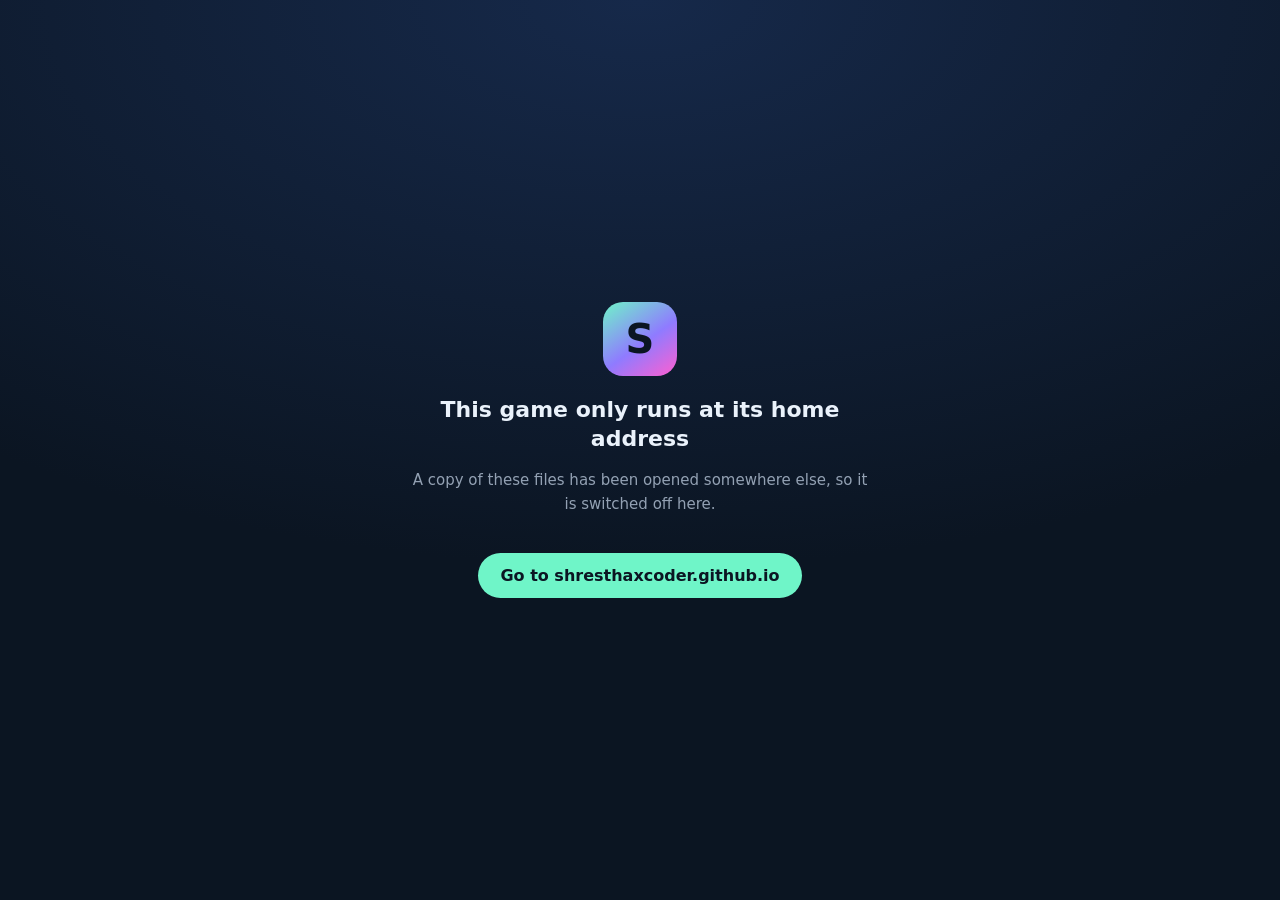
<file: game/index.html>
<!DOCTYPE html>
<html lang="en">
<head>
<meta charset="utf-8" />
<meta name="viewport" content="width=device-width, initial-scale=1.0, viewport-fit=cover" />
<title>Voxel Tower Defence &mdash; Shrestha</title>
<meta name="description" content="A blocky tower defence game built by Shrestha. Place turrets, hold the line." />
<meta name="theme-color" content="#0b1522" />
<link rel="icon" type="image/png" href="../icon-192.png" />
<link rel="apple-touch-icon" href="../icon-180.png" />
<link rel="preconnect" href="https://fonts.googleapis.com" />
<link rel="preconnect" href="https://fonts.gstatic.com" crossorigin />
<link href="https://fonts.googleapis.com/css2?family=Plus+Jakarta+Sans:wght@400;500;600;700;800&display=swap" rel="stylesheet" />
<link rel="stylesheet" href="game.css" />
<script>
/* The page is locked to its home address, same as the main site. */
(function () {
  var allowedHosts = [
    [115,104,114,101,115,116,104,97,120,99,111,100,101,114,46,103,105,116,104,117,98,46,105,111],
    [119,119,119,46,115,104,114,101,115,116,104,97,120,99,111,100,101,114,46,103,105,116,104,117,98,46,105,111]
  ];
  var here = location.hostname;
  var matched = false;
  var hostIndex = 0;
  while (hostIndex < allowedHosts.length) {
    var word = '';
    var codeIndex = 0;
    while (codeIndex < allowedHosts[hostIndex].length) {
      word = word + String.fromCharCode(allowedHosts[hostIndex][codeIndex]);
      codeIndex = codeIndex + 1;
    }
    if (word === here) {
      matched = true;
    }
    hostIndex = hostIndex + 1;
  }
  if (matched === true) {
    document.documentElement.setAttribute('data-unlocked', 'yes');
    return;
  }
  document.documentElement.setAttribute('data-locked', 'yes');
})();

(function () {
  document.addEventListener('DOMContentLoaded', function () {
    if (document.documentElement.getAttribute('data-unlocked') === 'yes') {
      return;
    }
    var notice = document.createElement('div');
    notice.className = 'lock-screen';
    notice.innerHTML = '<div class="lock-inner">'
      + '<div class="lock-mark">S</div>'
      + '<h1>This game only runs at its home address</h1>'
      + '<p>A copy of these files has been opened somewhere else, so it is switched off here.</p>'
      + '<a class="lock-link" href="https://shresthaxcoder.github.io">Go to shresthaxcoder.github.io</a>'
      + '</div>';
    document.body.appendChild(notice);
  });
})();
</script>
<style>
html:not([data-unlocked="yes"]) body > *:not(.lock-screen) { display: none !important; }
html:not([data-unlocked="yes"]) body { overflow: hidden; background: #0b1522; }
.lock-screen { position: fixed; inset: 0; z-index: 99999; display: grid; place-items: center; padding: 28px;
  background: radial-gradient(120% 90% at 50% 0%, #16294a 0%, #0b1522 70%); color: #c6d4e3; text-align: center;
  font-family: system-ui, sans-serif; }
.lock-inner { max-width: 460px; }
.lock-mark { width: 74px; height: 74px; margin: 0 auto 20px; border-radius: 20px; display: grid; place-items: center;
  font-weight: 700; font-size: 40px; color: #0b1522; background: linear-gradient(145deg, #6ff5c8, #8f7bff 55%, #ff5fd0); }
.lock-screen h1 { font-size: 22px; line-height: 1.3; color: #eaf2fb; }
.lock-screen p { margin-top: 12px; font-size: 15px; color: #93a1b3; line-height: 1.6; }
.lock-link { display: inline-block; margin-top: 22px; padding: 13px 22px; border-radius: 999px;
  background: #6ff5c8; color: #0b1522; font-weight: 600; text-decoration: none; }
</style>
</head>
<body>

<div class="topbar">
  <a class="back" href="../index.html">
    <svg viewBox="0 0 24 24" fill="none" stroke="currentColor" stroke-width="2"><path d="M15 6l-6 6 6 6"/></svg>
    Back to the portfolio
  </a>
  <div class="title">Voxel Tower Defence <span>&middot; built by Shrestha</span></div>
  <div class="stats">
    <div class="stat gold"><i>Gold</i><b id="hudGold">0</b></div>
    <div class="stat lives"><i>Lives</i><b id="hudLives">0</b></div>
    <div class="stat"><i>Wave</i><b id="hudWave">0</b></div>
    <div class="stat score"><i>Score</i><b id="hudScore">0</b></div>
    <div class="stat"><i>Best</i><b id="hudBest">0</b></div>
  </div>
</div>

<div class="stage">
  <canvas id="gameCanvas"></canvas>
  <div class="toast" id="gameToast"></div>
  <div class="overlay" id="gameOverlay"></div>
</div>

<div class="tray">
  <button class="turret on" data-turret="cannon">
    <span class="swatch"></span> Cannon <em>50</em>
  </button>
  <button class="turret" data-turret="frost">
    <span class="swatch"></span> Frost <em>75</em>
  </button>
  <span class="spacer"></span>
  <button class="ghost" id="gameSpeed">1x speed</button>
  <button class="ghost" id="gameMute">Sound on</button>
  <button class="go" id="sendWave">Send wave 1</button>
</div>

<script src="game.js?v=1"></script>
</body>
</html>
</file>
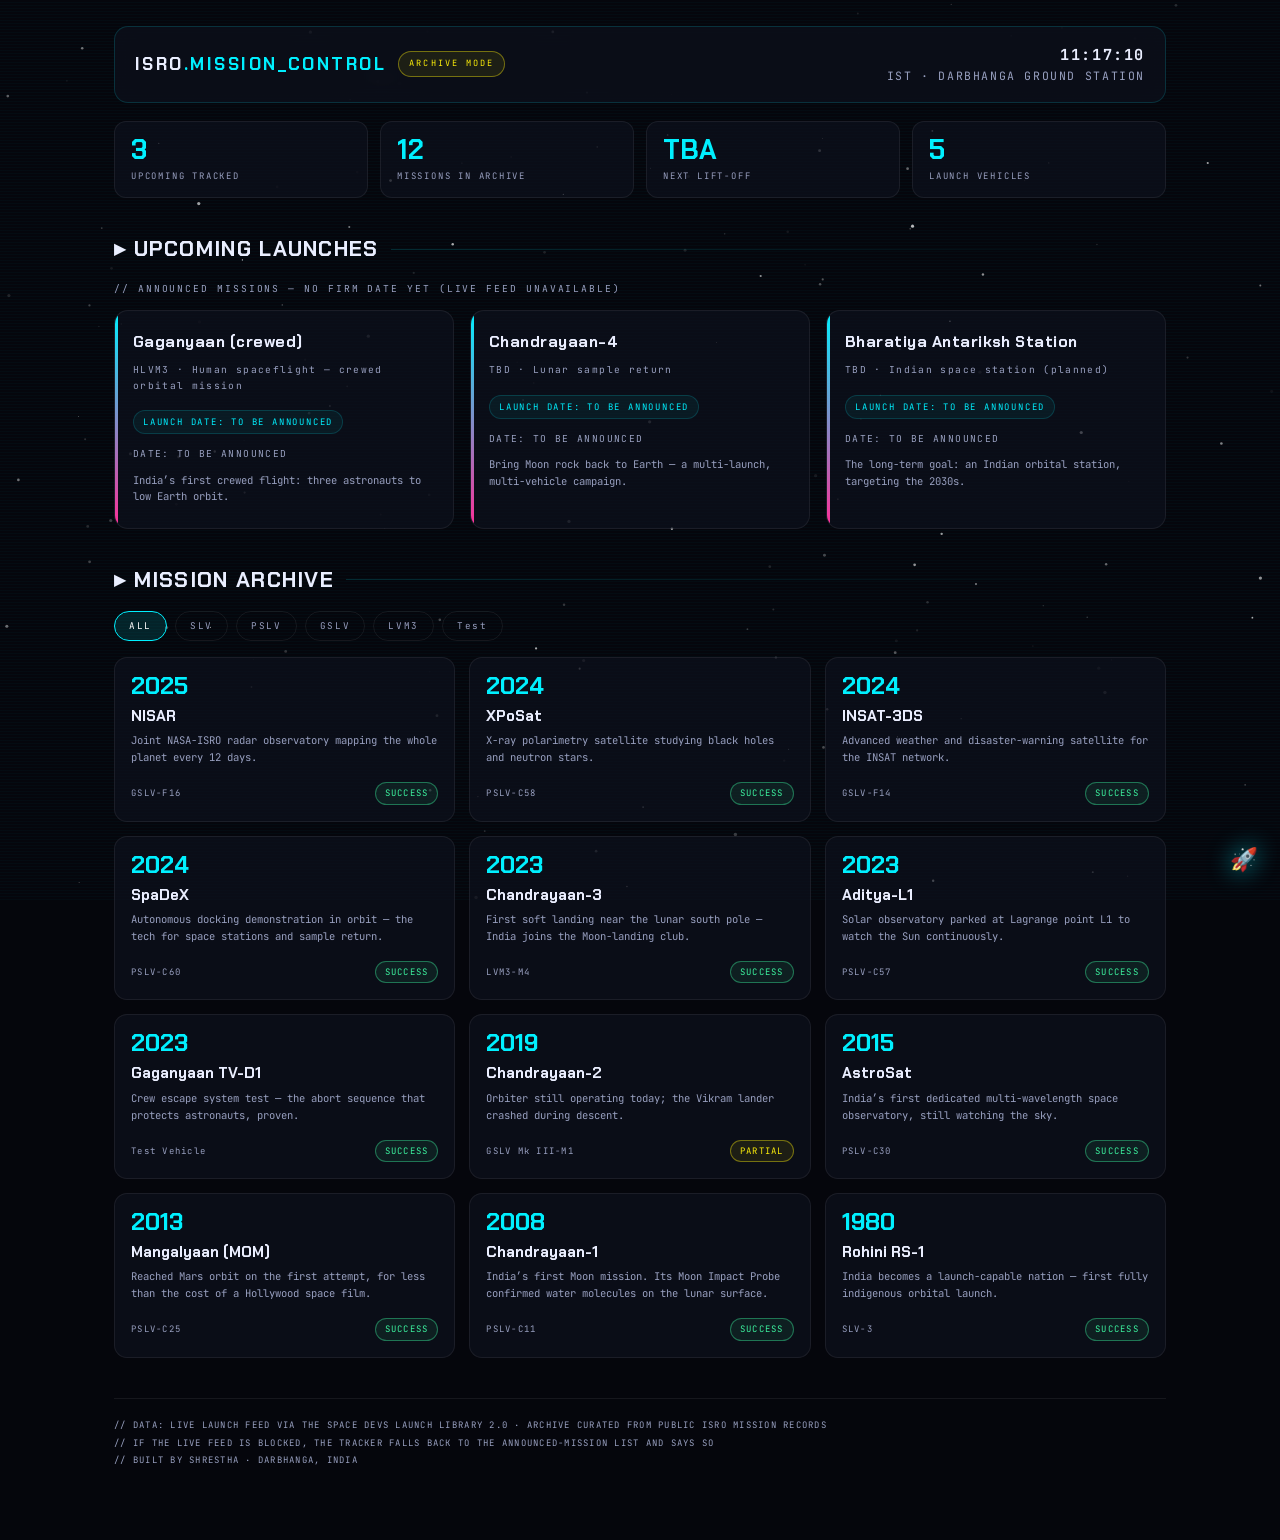
<file: isro/index.html>
<!DOCTYPE html>
<html lang="en">
<head>
<meta charset="utf-8">
<meta name="viewport" content="width=device-width, initial-scale=1">
<title>ISRO MISSION CONTROL // SHRESTHA.EXE</title>
<link rel="preconnect" href="https://fonts.googleapis.com">
<link rel="preconnect" href="https://fonts.gstatic.com" crossorigin>
<link href="https://fonts.googleapis.com/css2?family=Chakra+Petch:wght@400;600;700&family=JetBrains+Mono:wght@400;700&display=swap" rel="stylesheet">
<style>
  :root{
    --bg:#05060c; --bg2:#0a0c16; --surface:rgba(14,17,30,.66); --surface2:rgba(20,24,40,.9);
    --border:rgba(0,240,255,.16); --border-soft:rgba(255,255,255,.07);
    --text:#eaeeff; --dim:#98a0c0;
    --cyan:#00f0ff; --magenta:#ff2e97; --yellow:#fcee0a; --green:#3df5a0;
    --mono:'JetBrains Mono',ui-monospace,monospace; --display:'Chakra Petch',sans-serif;
  }
  *{box-sizing:border-box;margin:0;padding:0}
  body{background:var(--bg);color:var(--text);font-family:var(--mono);min-height:100vh;overflow-x:hidden;line-height:1.6}
  #stars{position:fixed;inset:0;z-index:0;pointer-events:none}
  .scan{position:fixed;inset:0;z-index:1;pointer-events:none;background:repeating-linear-gradient(0deg,rgba(0,240,255,.028) 0 1px,transparent 1px 3px)}
  .wrap{position:relative;z-index:2;max-width:1180px;margin:0 auto;padding:26px 5vw 70px}

  header{display:flex;flex-wrap:wrap;gap:14px;align-items:center;justify-content:space-between;
    border:1px solid var(--border);border-radius:14px;padding:16px 20px;background:var(--surface);backdrop-filter:blur(12px)}
  .brand{display:flex;align-items:center;gap:12px}
  .logo{font-family:var(--display);font-weight:700;font-size:1.1rem;letter-spacing:.14em}
  .logo b{color:var(--cyan)}
  .badge{font-size:.54rem;letter-spacing:.24em;padding:5px 10px;border-radius:99px;border:1px solid var(--border);color:var(--cyan);background:rgba(0,240,255,.07)}
  .badge.live{color:#04121a;background:var(--green);border-color:var(--green)}
  .badge.off{color:var(--yellow);border-color:rgba(252,238,10,.4);background:rgba(252,238,10,.08)}
  .clock{font-size:.72rem;color:var(--dim);letter-spacing:.14em;text-align:right}
  .clock b{color:var(--text);font-size:.95rem}

  h2.sec{font-family:var(--display);font-weight:700;font-size:1.35rem;letter-spacing:.06em;margin:34px 0 14px;
    display:flex;align-items:center;gap:12px}
  h2.sec::after{content:"";flex:1;height:1px;background:linear-gradient(90deg,var(--border),transparent)}
  .hint{font-size:.6rem;letter-spacing:.2em;color:var(--dim);margin-bottom:14px}

  .stats{display:grid;grid-template-columns:repeat(auto-fit,minmax(150px,1fr));gap:12px;margin-top:18px}
  .stat{border:1px solid var(--border-soft);border-radius:12px;padding:14px 16px;background:var(--surface)}
  .stat .n{font-family:var(--display);font-weight:700;font-size:1.7rem;color:var(--cyan);line-height:1}
  .stat .l{font-size:.56rem;letter-spacing:.2em;color:var(--dim);margin-top:6px}

  .launches{display:grid;grid-template-columns:repeat(auto-fit,minmax(300px,1fr));gap:16px}
  .launch{border:1px solid var(--border-soft);border-radius:14px;padding:18px;background:var(--surface);
    position:relative;overflow:hidden;transition:border-color .25s,transform .25s}
  .launch:hover{border-color:var(--border);transform:translateY(-3px)}
  .launch::before{content:"";position:absolute;left:0;top:0;bottom:0;width:3px;background:linear-gradient(var(--cyan),var(--magenta))}
  .lname{font-family:var(--display);font-weight:700;font-size:.98rem;letter-spacing:.03em;margin-bottom:8px}
  .lmeta{font-size:.6rem;letter-spacing:.14em;color:var(--dim);margin-bottom:14px}
  .count{display:flex;gap:8px;margin-bottom:12px}
  .cbox{flex:1;text-align:center;border:1px solid var(--border-soft);border-radius:9px;padding:8px 4px;background:rgba(0,0,0,.3)}
  .cbox b{display:block;font-family:var(--display);font-size:1.25rem;color:var(--text)}
  .cbox span{font-size:.5rem;letter-spacing:.16em;color:var(--dim)}
  .cbox.tick b{color:var(--cyan);text-shadow:0 0 12px rgba(0,240,255,.6)}
  .status{font-size:.56rem;letter-spacing:.2em;padding:4px 9px;border-radius:99px;display:inline-block;
    border:1px solid var(--border);color:var(--cyan);background:rgba(0,240,255,.06)}

  .filters{display:flex;flex-wrap:wrap;gap:8px;margin-bottom:16px}
  .fbtn{font-family:var(--mono);font-size:.58rem;letter-spacing:.18em;padding:8px 14px;border-radius:99px;cursor:pointer;
    border:1px solid var(--border-soft);background:transparent;color:var(--dim);transition:all .2s}
  .fbtn:hover{color:var(--text);border-color:var(--border)}
  .fbtn.on{background:rgba(0,240,255,.12);border-color:var(--cyan);color:#fff}

  .grid{display:grid;grid-template-columns:repeat(auto-fit,minmax(280px,1fr));gap:14px}
  .mcard{border:1px solid var(--border-soft);border-radius:13px;padding:16px;background:var(--surface);
    transition:border-color .25s,transform .25s var(--ease, ease);position:relative;overflow:hidden}
  .mcard:hover{border-color:var(--border);transform:translateY(-4px)}
  .myear{font-family:var(--display);font-size:1.5rem;font-weight:700;color:var(--cyan);line-height:1}
  .mtitle{font-family:var(--display);font-weight:700;font-size:.95rem;margin:6px 0 4px}
  .mdesc{font-size:.66rem;color:var(--dim);min-height:38px}
  .mrow{display:flex;justify-content:space-between;align-items:center;gap:8px;margin-top:12px;font-size:.56rem;letter-spacing:.14em;color:var(--dim)}
  .outcome{padding:3px 9px;border-radius:99px;border:1px solid}
  .outcome.ok{color:var(--green);border-color:rgba(61,245,160,.4);background:rgba(61,245,160,.08)}
  .outcome.part{color:var(--yellow);border-color:rgba(252,238,10,.4);background:rgba(252,238,10,.08)}
  .outcome.dev{color:var(--magenta);border-color:rgba(255,46,151,.4);background:rgba(255,46,151,.08)}

  footer{margin-top:40px;padding-top:18px;border-top:1px solid var(--border-soft);font-size:.56rem;letter-spacing:.14em;color:var(--dim);line-height:2}
  .rocket{position:fixed;right:22px;bottom:22px;z-index:3;font-size:1.4rem;filter:drop-shadow(0 0 12px rgba(0,240,255,.7));
    animation:hover 3.4s ease-in-out infinite;pointer-events:none}
  @keyframes hover{0%,100%{transform:translateY(0) rotate(-6deg)}50%{transform:translateY(-14px) rotate(4deg)}}
  .spin{display:inline-block;width:8px;height:8px;border:1px solid var(--cyan);border-top-color:transparent;border-radius:50%;animation:sp .7s linear infinite}
  @keyframes sp{to{transform:rotate(360deg)}}
  @media(prefers-reduced-motion:reduce){*{animation:none!important}}
</style>
</head>
<body>
<canvas id="stars"></canvas>
<div class="scan"></div>
<div class="rocket">🚀</div>
<div class="wrap">

  <header>
    <div class="brand">
      <span class="logo">ISRO<b>.MISSION_CONTROL</b></span>
      <span class="badge" id="srcBadge"><span class="spin"></span> SYNCING</span>
    </div>
    <div class="clock">
      <b id="istClock">--:--:--</b><br>IST · DARBHANGA GROUND STATION
    </div>
  </header>

  <div class="stats">
    <div class="stat"><div class="n" id="sUp">–</div><div class="l">UPCOMING TRACKED</div></div>
    <div class="stat"><div class="n" id="sHist">–</div><div class="l">MISSIONS IN ARCHIVE</div></div>
    <div class="stat"><div class="n" id="sNext">–</div><div class="l">NEXT LIFT-OFF</div></div>
    <div class="stat"><div class="n" id="sVeh">–</div><div class="l">LAUNCH VEHICLES</div></div>
  </div>

  <h2 class="sec">▸ UPCOMING LAUNCHES</h2>
  <div class="hint" id="upHint">// LIVE FEED FROM THE SPACE DEVS LAUNCH LIBRARY · TIMES IN IST</div>
  <div class="launches" id="upcoming"></div>

  <h2 class="sec">▸ MISSION ARCHIVE</h2>
  <div class="filters" id="filters"></div>
  <div class="grid" id="history"></div>

  <footer>
    // DATA: LIVE LAUNCH FEED VIA THE SPACE DEVS LAUNCH LIBRARY 2.0 · ARCHIVE CURATED FROM PUBLIC ISRO MISSION RECORDS<br>
    // IF THE LIVE FEED IS BLOCKED, THE TRACKER FALLS BACK TO THE ANNOUNCED-MISSION LIST AND SAYS SO<br>
    // BUILT BY SHRESTHA · DARBHANGA, INDIA
  </footer>
</div>

<script>
/* ================= starfield ================= */
(function(){
  var cv = document.getElementById('stars'), cx = cv.getContext('2d'), W = 0, H = 0, st = [];
  function fit(){
    W = cv.width = window.innerWidth; H = cv.height = window.innerHeight;
    st = [];
    for(var i = 0; i < 170; i++) st.push({x:Math.random()*W, y:Math.random()*H, r:.4+Math.random()*1.3,
      a:.2+Math.random()*.7, tw:Math.random()*6.28, ts:.001+Math.random()*.002});
  }
  fit(); window.addEventListener('resize', fit);
  (function loop(){
    cx.clearRect(0,0,W,H);
    var t = performance.now();
    for(var i=0;i<st.length;i++){
      var s = st[i];
      cx.fillStyle = 'rgba(255,255,255,' + (s.a*(.6+.4*Math.sin(t*s.ts+s.tw))).toFixed(2) + ')';
      cx.beginPath(); cx.arc(s.x, s.y, s.r, 0, 6.28); cx.fill();
    }
    requestAnimationFrame(loop);
  })();
})();

/* ================= IST clock ================= */
(function(){
  var el = document.getElementById('istClock');
  function tick(){
    var d = new Date();
    var s = d.toLocaleTimeString('en-IN', {timeZone:'Asia/Kolkata', hour12:false});
    el.textContent = s;
  }
  tick(); setInterval(tick, 1000);
})();

/* ================= archive (curated from public ISRO records) ================= */
var ARCHIVE = [
  {y:1980, t:'Rohini RS-1', v:'SLV-3', o:'ok', d:'India becomes a launch-capable nation — first fully indigenous orbital launch.'},
  {y:2008, t:'Chandrayaan-1', v:'PSLV-C11', o:'ok', d:'India\u2019s first Moon mission. Its Moon Impact Probe confirmed water molecules on the lunar surface.'},
  {y:2013, t:'Mangalyaan (MOM)', v:'PSLV-C25', o:'ok', d:'Reached Mars orbit on the first attempt, for less than the cost of a Hollywood space film.'},
  {y:2015, t:'AstroSat', v:'PSLV-C30', o:'ok', d:'India\u2019s first dedicated multi-wavelength space observatory, still watching the sky.'},
  {y:2019, t:'Chandrayaan-2', v:'GSLV Mk III-M1', o:'part', d:'Orbiter still operating today; the Vikram lander crashed during descent.'},
  {y:2023, t:'Chandrayaan-3', v:'LVM3-M4', o:'ok', d:'First soft landing near the lunar south pole — India joins the Moon-landing club.'},
  {y:2023, t:'Aditya-L1', v:'PSLV-C57', o:'ok', d:'Solar observatory parked at Lagrange point L1 to watch the Sun continuously.'},
  {y:2023, t:'Gaganyaan TV-D1', v:'Test Vehicle', o:'ok', d:'Crew escape system test — the abort sequence that protects astronauts, proven.'},
  {y:2024, t:'XPoSat', v:'PSLV-C58', o:'ok', d:'X-ray polarimetry satellite studying black holes and neutron stars.'},
  {y:2024, t:'INSAT-3DS', v:'GSLV-F14', o:'ok', d:'Advanced weather and disaster-warning satellite for the INSAT network.'},
  {y:2024, t:'SpaDeX', v:'PSLV-C60', o:'ok', d:'Autonomous docking demonstration in orbit — the tech for space stations and sample return.'},
  {y:2025, t:'NISAR', v:'GSLV-F16', o:'ok', d:'Joint NASA-ISRO radar observatory mapping the whole planet every 12 days.'}
];

var ANNOUNCED = [
  {t:'Gaganyaan (crewed)', v:'HLVM3', s:'Human spaceflight \u2014 crewed orbital mission', d:'India\u2019s first crewed flight: three astronauts to low Earth orbit.'},
  {t:'Chandrayaan-4', v:'TBD', s:'Lunar sample return', d:'Bring Moon rock back to Earth \u2014 a multi-launch, multi-vehicle campaign.'},
  {t:'Bharatiya Antariksh Station', v:'TBD', s:'Indian space station (planned)', d:'The long-term goal: an Indian orbital station, targeting the 2030s.'}
];

/* ================= upcoming (live feed, with fallback) ================= */
var upcomingData = [];
var nextLaunchAt = null;

function fmtIST(iso){
  if(!iso) return 'NET TBA';
  try{
    return new Date(iso).toLocaleString('en-IN', {timeZone:'Asia/Kolkata',
      day:'2-digit', month:'short', year:'numeric', hour:'2-digit', minute:'2-digit', hour12:true}) + ' IST';
  }catch(e){ return 'NET TBA'; }
}
function setBadge(kind, text){
  var b = document.getElementById('srcBadge');
  b.className = 'badge' + (kind === 'live' ? ' live' : kind === 'off' ? ' off' : '');
  b.innerHTML = text;
}
function renderUpcoming(){
  var box = document.getElementById('upcoming');
  box.innerHTML = '';
  if(!upcomingData.length){
    upcomingData = ANNOUNCED.map(function(m){
      return {name:m.t, vehicle:m.v, status:m.s, net:null, desc:m.d};
    });
    document.getElementById('upHint').textContent = '// ANNOUNCED MISSIONS \u2014 NO FIRM DATE YET (LIVE FEED UNAVAILABLE)';
  }
  upcomingData.slice(0, 6).forEach(function(u){
    var el = document.createElement('div');
    el.className = 'launch';
    el.innerHTML =
      '<div class="lname">' + esc(u.name) + '</div>' +
      '<div class="lmeta">' + esc(u.vehicle || 'VEHICLE TBA') + ' · ' + esc(u.status || 'SCHEDULED') + '</div>' +
      (u.net
        ? '<div class="count" data-net="' + u.net + '">' +
            '<div class="cbox"><b>--</b><span>DAYS</span></div>' +
            '<div class="cbox"><b>--</b><span>HRS</span></div>' +
            '<div class="cbox"><b>--</b><span>MIN</span></div>' +
            '<div class="cbox"><b>--</b><span>SEC</span></div>' +
          '</div>'
        : '<div class="status" style="margin-bottom:12px">LAUNCH DATE: TO BE ANNOUNCED</div>') +
      '<div class="lmeta" style="margin:0">' + (u.net ? 'NET ' + fmtIST(u.net) : 'DATE: TO BE ANNOUNCED') + '</div>' +
      (u.desc ? '<div class="mdesc" style="margin-top:10px">' + esc(u.desc) + '</div>' : '');
    box.appendChild(el);
  });
  // stats
  document.getElementById('sUp').textContent = upcomingData.length;
  var nxt = upcomingData.filter(function(u){ return u.net; })
                        .sort(function(a,b){ return new Date(a.net) - new Date(b.net); })[0];
  nextLaunchAt = nxt ? new Date(nxt.net).getTime() : null;
  document.getElementById('sNext').textContent = nxt ? fmtIST(nxt.net).split(',')[0] : 'TBA';
}
function esc(s){ return String(s == null ? '' : s).replace(/[&<>"]/g, function(c){
  return {'&':'&amp;','<':'&lt;','>':'&gt;','"':'&quot;'}[c]; }); }

/* countdown ticker */
setInterval(function(){
  var now = Date.now();
  document.querySelectorAll('.count').forEach(function(c){
    var net = c.getAttribute('data-net');
    var boxes = c.querySelectorAll('.cbox');
    if(!net){ boxes.forEach(function(b){ b.querySelector('b').textContent = '--'; }); return; }
    var diff = Math.max(0, new Date(net).getTime() - now);
    var d = Math.floor(diff/86400000), h = Math.floor(diff/3600000)%24,
        m = Math.floor(diff/60000)%60, s = Math.floor(diff/1000)%60;
    var vals = [d, h, m, s];
    boxes.forEach(function(b, i){
      var bEl = b.querySelector('b');
      var v = String(vals[i]).padStart(2, '0');
      if(bEl.textContent !== v){ bEl.textContent = v; b.classList.add('tick'); }
      else b.classList.remove('tick');
    });
  });
}, 1000);

/* fetch the live feed; fall back quietly */
(function loadLive(){
  var urls = [
    'https://ll.thespacedevs.com/2.2.0/launch/upcoming/?limit=12&lsp__name=Indian%20Space%20Research%20Organisation&mode=list',
    'https://ll.thespacedevs.com/2.2.0/launch/upcoming/?limit=12&search=ISRO&mode=list'
  ];
  var i = 0;
  function attempt(){
    if(i >= urls.length){ fallback(); return; }
    var url = urls[i++];
    var ctrl = ('AbortController' in window) ? new AbortController() : null;
    var timer = setTimeout(function(){ if(ctrl) ctrl.abort(); }, 9000);
    fetch(url, {signal: ctrl ? ctrl.signal : undefined})
      .then(function(r){ if(!r.ok) throw new Error('HTTP ' + r.status); return r.json(); })
      .then(function(d){
        clearTimeout(timer);
        var res = (d && d.results) ? d.results : [];
        if(!res.length) throw new Error('empty');
        upcomingData = res.map(function(x){
          return {
            name: x.name || 'UNNAMED MISSION',
            vehicle: (x.rocket && x.rocket.configuration && x.rocket.configuration.full_name) || '',
            status: (x.status && x.status.abbrev) || '',
            net: x.net || x.window_start || null,
            desc: ''
          };
        });
        setBadge('live', 'LIVE FEED');
        document.getElementById('upHint').textContent = '// LIVE FEED FROM THE SPACE DEVS LAUNCH LIBRARY · TIMES IN IST';
        renderUpcoming();
      })
      .catch(function(){ clearTimeout(timer); attempt(); });
  }
  function fallback(){
    setBadge('off', 'ARCHIVE MODE');
    document.getElementById('upHint').textContent = '// LIVE FEED BLOCKED \u2014 SHOWING ANNOUNCED MISSIONS INSTEAD';
    upcomingData = [];
    renderUpcoming();
  }
  attempt();
})();

/* ================= archive render + filters ================= */
function renderHistory(filter){
  var box = document.getElementById('history');
  box.innerHTML = '';
  var list = ARCHIVE.filter(function(m){ return !filter || filter === 'ALL' || m.v.indexOf(filter) === 0 || m.v === filter; });
  list.sort(function(a,b){ return b.y - a.y; });
  list.forEach(function(m){
    var el = document.createElement('div');
    el.className = 'mcard';
    el.innerHTML =
      '<div class="myear">' + m.y + '</div>' +
      '<div class="mtitle">' + esc(m.t) + '</div>' +
      '<div class="mdesc">' + esc(m.d) + '</div>' +
      '<div class="mrow"><span>' + esc(m.v) + '</span>' +
      '<span class="outcome ' + m.o + '">' + (m.o === 'ok' ? 'SUCCESS' : m.o === 'part' ? 'PARTIAL' : 'IN DEV') + '</span></div>';
    box.appendChild(el);
  });
}
(function(){
  var veh = ['ALL'];
  ARCHIVE.forEach(function(m){ var v = m.v.split('-')[0].split(' ')[0]; if(veh.indexOf(v) < 0) veh.push(v); });
  var f = document.getElementById('filters');
  veh.forEach(function(v, i){
    var b = document.createElement('button');
    b.className = 'fbtn' + (i === 0 ? ' on' : '');
    b.textContent = v;
    b.addEventListener('click', function(){
      f.querySelectorAll('.fbtn').forEach(function(x){ x.classList.remove('on'); });
      b.classList.add('on');
      renderHistory(v === 'ALL' ? null : v);
    });
    f.appendChild(b);
  });
  renderHistory(null);
  document.getElementById('sHist').textContent = ARCHIVE.length;
  document.getElementById('sVeh').textContent = veh.length - 1;
})();
</script>
</body>
</html>
</file>
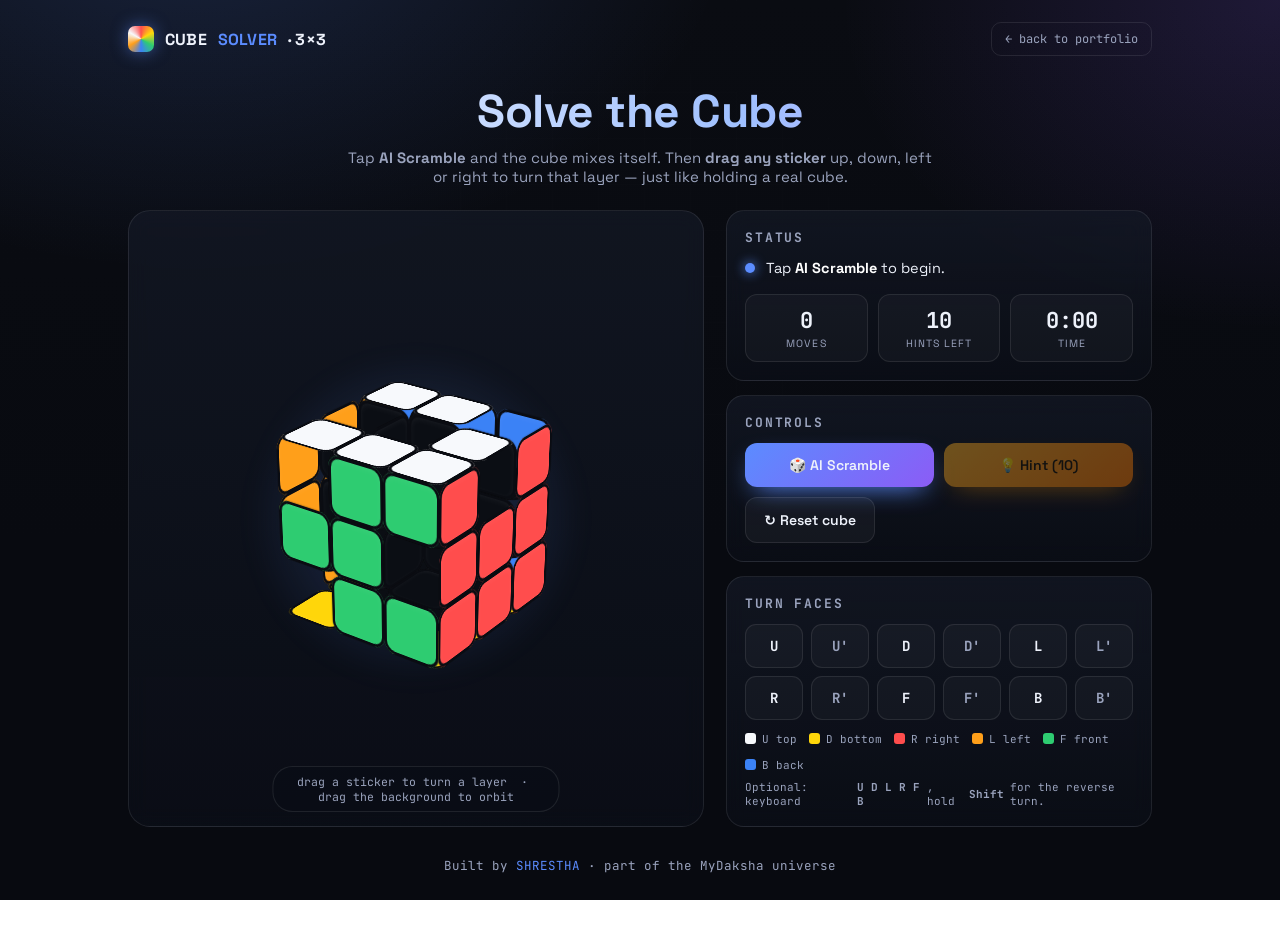
<file: rubik/index.html>
<!DOCTYPE html><html lang="en"><head><meta charset="UTF-8"><meta name="viewport" content="width=device-width, initial-scale=1.0"><title>Cube Solver — 3×3 Rubik's Cube by SHRESTHA</title><meta name="description" content="A modern 3×3 Rubik's Cube you solve by hand. AI-scramble the cube, drag the faces to turn them, and use hints when you get stuck."><meta name="author" content="Shrestha"><link rel="icon" href="[data-uri]"><link rel="preconnect" href="https://fonts.googleapis.com"><link rel="preconnect" href="https://fonts.gstatic.com" crossorigin><link href="https://fonts.googleapis.com/css2?family=Space+Grotesk:wght@400;500;700&family=JetBrains+Mono:wght@400;500;700&display=swap" rel="stylesheet"><style>:root{--bg:#0a0c12;--panel:rgba(20,25,38,.72);--panel2:rgba(26,32,48,.9);--line:rgba(255,255,255,.09);--text:#eef2fb;--dim:#9aa3bd;--accent:#5b8cff;--accent2:#8b5cf6;--good:#2ecc71;--warn:#ffd60a;--font:'Space Grotesk',system-ui,sans-serif;--mono:'JetBrains Mono',monospace}*{box-sizing:border-box}html,body{height:100%}body{margin:0;font-family:var(--font);color:var(--text);min-height:100vh;overflow-x:hidden;background:radial-gradient(900px 600px at 15% -10%,rgba(91,140,255,.18),transparent 60%),radial-gradient(800px 600px at 100% 0%,rgba(139,92,246,.16),transparent 55%),linear-gradient(180deg,#0a0c12,#080a10 60%);background-attachment:fixed}body::before{content:"";position:fixed;inset:0;pointer-events:none;opacity:.5;z-index:0;background-image:linear-gradient(rgba(255,255,255,.02) 1px,transparent 1px),linear-gradient(90deg,rgba(255,255,255,.02) 1px,transparent 1px);background-size:46px 46px;mask-image:radial-gradient(circle at 50% 30%,#000,transparent 75%)}.wrap{position:relative;z-index:1;max-width:1060px;margin:0 auto;padding:22px 18px 60px}.top{display:flex;align-items:center;justify-content:space-between;gap:14px;flex-wrap:wrap}.brand{display:flex;align-items:center;gap:11px;font-weight:700;letter-spacing:.2px}.brand .cube-ico{width:26px;height:26px;border-radius:7px;background:conic-gradient(#ff4d4d,#ffd60a,#2ecc71,#3b82f6,#ff9f1a,#f7f9fc,#ff4d4d);box-shadow:0 0 16px rgba(91,140,255,.5)}.brand b{color:var(--accent)}.back{font-family:var(--mono);font-size:12px;color:var(--dim);text-decoration:none;border:1px solid var(--line);padding:8px 13px;border-radius:10px;transition:.2s}.back:hover{color:var(--text);border-color:var(--accent)}.hero{text-align:center;margin:26px 0 8px}.hero h1{font-size:clamp(28px,5vw,46px);margin:0 0 8px;letter-spacing:-.5px;background:linear-gradient(90deg,#fff,#9fc0ff 60%,#c4a9ff);-webkit-background-clip:text;background-clip:text;-webkit-text-fill-color:transparent}.hero p{color:var(--dim);margin:0 auto;max-width:600px;font-size:15px}.board{display:grid;grid-template-columns:1.15fr .85fr;gap:22px;margin-top:24px}@media (max-width:820px){.board{grid-template-columns:1fr}}.stage{position:relative;border:1px solid var(--line);border-radius:22px;background:linear-gradient(180deg,var(--panel),rgba(12,16,26,.6));backdrop-filter:blur(10px);overflow:hidden;min-height:460px;display:flex;align-items:center;justify-content:center;cursor:grab;touch-action:none}.stage:active{cursor:grabbing}.stage .glow{position:absolute;width:340px;height:340px;border-radius:50%;background:radial-gradient(circle,rgba(91,140,255,.28),transparent 70%);filter:blur(10px)}.scene{width:300px;height:300px;perspective:1500px;position:relative;z-index:2}.cube{position:absolute;left:50%;top:50%;width:0;height:0;transform-style:preserve-3d;transform:rotateX(-26deg) rotateY(-36deg);transition:transform .08s linear}.cubie{position:absolute;left:-32px;top:-32px;width:64px;height:64px;transform-style:preserve-3d}.face{position:absolute;left:0;top:0;width:64px;height:64px;border-radius:13px;box-shadow:inset 0 0 0 3px #0a0c12,inset 0 2px 10px rgba(255,255,255,.10),0 0 2px rgba(0,0,0,.6)}.turn-group{position:absolute;left:0;top:0;width:0;height:0;transform-style:preserve-3d}.hint-float{position:absolute;bottom:14px;left:50%;transform:translateX(-50%);z-index:3;font-family:var(--mono);font-size:11.5px;color:var(--dim);background:rgba(10,14,22,.82);border:1px solid var(--line);padding:7px 14px;border-radius:20px;text-align:center}.side{display:flex;flex-direction:column;gap:14px}.card{border:1px solid var(--line);border-radius:18px;background:linear-gradient(180deg,var(--panel),rgba(12,16,26,.55));backdrop-filter:blur(10px);padding:18px}.card h3{margin:0 0 12px;font-size:13px;letter-spacing:.14em;text-transform:uppercase;color:var(--dim);font-family:var(--mono)}.status{display:flex;align-items:flex-start;gap:11px}.status .dot{width:10px;height:10px;border-radius:50%;margin-top:5px;background:var(--accent);box-shadow:0 0 12px var(--accent);flex:none}#statusText{font-size:14.5px;line-height:1.5}#statusText b{color:#fff}.stats{display:grid;grid-template-columns:1fr 1fr 1fr;gap:10px;margin-top:14px}.stat{background:rgba(255,255,255,.03);border:1px solid var(--line);border-radius:12px;padding:11px;text-align:center}.stat .n{font-family:var(--mono);font-size:22px;font-weight:700}.stat .l{font-size:10.5px;color:var(--dim);letter-spacing:.1em;text-transform:uppercase;margin-top:2px}.actions{display:flex;gap:10px;flex-wrap:wrap}.btn{font-family:var(--font);font-weight:600;font-size:14px;cursor:pointer;border-radius:12px;padding:13px 18px;border:1px solid var(--line);background:rgba(255,255,255,.04);color:var(--text);transition:.18s;flex:1;min-width:120px;display:flex;align-items:center;justify-content:center;gap:8px}.btn:hover{transform:translateY(-2px);border-color:var(--accent)}.btn:disabled{opacity:.4;cursor:not-allowed;transform:none}.btn-primary{background:linear-gradient(135deg,var(--accent),var(--accent2));border:none;box-shadow:0 10px 26px -10px var(--accent)}.btn-hint{background:linear-gradient(135deg,#ffb020,#ff7a00);border:none;color:#1a1200;box-shadow:0 10px 26px -12px #ff9500}.btn-ghost{flex:none}.keys{display:grid;grid-template-columns:repeat(6,1fr);gap:8px}@media (max-width:520px){.keys{grid-template-columns:repeat(4,1fr)}}.key{font-family:var(--mono);font-size:14px;font-weight:700;padding:12px 0;border-radius:11px;border:1px solid var(--line);background:rgba(255,255,255,.03);color:var(--text);cursor:pointer;transition:.15s}.key:hover{background:rgba(91,140,255,.18);border-color:var(--accent);transform:translateY(-2px)}.key.prime{color:var(--dim)}.solved{position:fixed;inset:0;z-index:200;display:none;align-items:center;justify-content:center;background:rgba(6,9,16,.86);backdrop-filter:blur(10px)}.solved.open{display:flex;animation:fade .3s}.solved-card{text-align:center;border:1px solid var(--line);border-radius:22px;padding:34px 30px;background:linear-gradient(180deg,var(--panel2),rgba(12,16,26,.9));max-width:380px;box-shadow:0 30px 80px -30px rgba(46,204,113,.5)}.solved-card .emo{font-size:52px}.solved-card h2{margin:10px 0 6px;font-size:26px;color:#fff}.solved-card p{color:var(--dim);margin:0 0 20px;font-size:14px}@keyframes fade{from{opacity:0}to{opacity:1}}.legend{display:flex;gap:12px;flex-wrap:wrap;font-family:var(--mono);font-size:11px;color:var(--dim)}.legend span{display:flex;align-items:center;gap:6px}.legend i{width:11px;height:11px;border-radius:3px;display:block}footer{text-align:center;color:var(--dim);font-size:12.5px;margin-top:30px;font-family:var(--mono)}footer a{color:var(--accent);text-decoration:none}</style></head><body><div class="wrap"><div class="top"><div class="brand"><span class="cube-ico"></span> CUBE<b>SOLVER</b> · 3×3</div><a class="back" href="../">&larr; back to portfolio</a></div><div class="hero"><h1>Solve the Cube</h1><p>Tap <b>AI Scramble</b> and the cube mixes itself. Then <b>drag any sticker</b> up, down, left or right to turn that layer — just like holding a real cube.</p></div><div class="board"><div class="stage" id="stage"><div class="glow"></div><div class="scene"><div class="cube" id="cube"></div></div><div class="hint-float" id="hintFloat">drag a sticker to turn a layer &nbsp;·&nbsp; drag the background to orbit</div></div><div class="side"><div class="card"><h3>Status</h3><div class="status"><span class="dot" id="statusDot"></span><div id="statusText">Tap <b>AI Scramble</b> to begin.</div></div><div class="stats"><div class="stat"><div class="n" id="moves">0</div><div class="l">Moves</div></div><div class="stat"><div class="n" id="hintCount">10</div><div class="l">Hints left</div></div><div class="stat"><div class="n" id="timeN">0:00</div><div class="l">Time</div></div></div></div><div class="card"><h3>Controls</h3><div class="actions"><button class="btn btn-primary" id="scrambleBtn">&#127922; AI Scramble</button><button class="btn btn-hint" id="hintBtn" disabled>&#128161; Hint</button></div><div class="actions" style="margin-top:10px"><button class="btn btn-ghost" id="resetBtn">&#8635; Reset cube</button></div></div><div class="card"><h3>Turn faces</h3><div class="keys" id="keys"></div><div class="legend" style="margin-top:12px"><span><i style="background:#f7f9fc"></i>U top</span><span><i style="background:#ffd60a"></i>D bottom</span><span><i style="background:#ff4d4d"></i>R right</span><span><i style="background:#ff9f1a"></i>L left</span><span><i style="background:#2ecc71"></i>F front</span><span><i style="background:#3b82f6"></i>B back</span></div><div class="legend" style="margin-top:8px"><span>Optional: keyboard <b>U D L R F B</b>, hold <b>Shift</b> for the reverse turn.</span></div></div></div></div><footer>Built by <a href="../">SHRESTHA</a> · part of the MyDaksha universe</footer></div><div class="solved" id="solvedOverlay"><div class="solved-card"><div class="emo">&#127881;</div><h2>Solved!</h2><p id="solvedMsg">Nice work.</p><button class="btn btn-primary" id="playAgain">&#127922; Scramble again</button></div></div><script>const S=64;const COL={R:"#ff4d4d",L:"#ff9f1a",U:"#f7f9fc",D:"#ffd60a",F:"#2ecc71",B:"#3b82f6",X:"#0b0e14"};const DIRV={"+x":[1,0,0],"-x":[-1,0,0],"+y":[0,1,0],"-y":[0,-1,0],"+z":[0,0,1],"-z":[0,0,-1]};const FACET={"+z":"translateZ(32px)","-z":"rotateY(180deg) translateZ(32px)","+x":"rotateY(90deg) translateZ(32px)","-x":"rotateY(-90deg) translateZ(32px)","-y":"rotateX(90deg) translateZ(32px)","+y":"rotateX(-90deg) translateZ(32px)"};const FACEMOVE={R:{axis:"x",layer:1,sign:1},L:{axis:"x",layer:-1,sign:1},U:{axis:"y",layer:-1,sign:1},D:{axis:"y",layer:1,sign:1},F:{axis:"z",layer:1,sign:1},B:{axis:"z",layer:-1,sign:1}};const AXIDX={x:0,y:1,z:2};function homeColor(h){return{"+x":h[0]===1?COL.R:COL.X,"-x":h[0]===-1?COL.L:COL.X,"+y":h[1]===1?COL.D:COL.X,"-y":h[1]===-1?COL.U:COL.X,"+z":h[2]===1?COL.F:COL.X,"-z":h[2]===-1?COL.B:COL.X}}function rotVec(v,axis,sign){const x=v[0],y=v[1],z=v[2];if(axis==="x")return sign>0?[x,-z,y]:[x,z,-y];if(axis==="y")return sign>0?[z,y,-x]:[-z,y,x];return sign>0?[-y,x,z]:[y,-x,z]}function rotMat(axis,sign){const e=[[1,0,0],[0,1,0],[0,0,1]],m=[[0,0,0],[0,0,0],[0,0,0]];for(let i=0;i<3;i++){const v=rotVec(e[i],axis,sign);m[0][i]=v[0];m[1][i]=v[1];m[2][i]=v[2]}return m}function matMul(A,B){const r=[[0,0,0],[0,0,0],[0,0,0]];for(let i=0;i<3;i++)for(let j=0;j<3;j++){let s=0;for(let k=0;k<3;k++)s+=A[i][k]*B[k][j];r[i][j]=s}return r}function matVec(M,v){return[M[0][0]*v[0]+M[0][1]*v[1]+M[0][2]*v[2],M[1][0]*v[0]+M[1][1]*v[1]+M[1][2]*v[2],M[2][0]*v[0]+M[2][1]*v[1]+M[2][2]*v[2]]}function matCss(M){return"matrix3d("+M[0][0]+","+M[1][0]+","+M[2][0]+",0,"+M[0][1]+","+M[1][1]+","+M[2][1]+",0,"+M[0][2]+","+M[1][2]+","+M[2][2]+",0,0,0,0,1)"}const IDENT=[[1,0,0],[0,1,0],[0,0,1]];const dot=(a,b)=>a[0]*b[0]+a[1]*b[1]+a[2]*b[2];const cross=(a,b)=>[a[1]*b[2]-a[2]*b[1],a[2]*b[0]-a[0]*b[2],a[0]*b[1]-a[1]*b[0]];let cubies=[];const cubeEl=document.getElementById("cube");function updateCubie(c){c.el.style.transform="translate3d("+c.pos[0]*S+"px,"+c.pos[1]*S+"px,"+c.pos[2]*S+"px) "+matCss(c.R)}function buildCube(){cubeEl.innerHTML="";cubies=[];for(let x=-1;x<=1;x++)for(let y=-1;y<=1;y++)for(let z=-1;z<=1;z++){if(x===0&&y===0&&z===0)continue;const home=[x,y,z],colors=homeColor(home);const el=document.createElement("div");el.className="cubie";const c={home:home,pos:[x,y,z],R:IDENT.map(r=>r.slice()),colors:colors,el:el};Object.keys(colors).forEach(d=>{const f=document.createElement("div");f.className="face";f.style.background=colors[d];f.style.transform=FACET[d];f.dataset.dir=d;f.__cubie=c;el.appendChild(f)});updateCubie(c);cubeEl.appendChild(el);cubies.push(c)}}function isSolved(){const face={};for(const c of cubies)for(const d in c.colors){const w=matVec(c.R,DIRV[d]);if(dot(c.pos,w)===1){const k=w.join(",");(face[k]=face[k]||[]).push(c.colors[d])}}for(const k in face){const a=face[k];for(const col of a)if(col!==a[0])return false}return true}let viewRx=-26,viewRy=-36;function rotXdeg(v,deg){const t=deg*Math.PI/180,c=Math.cos(t),s=Math.sin(t);return[v[0],v[1]*c-v[2]*s,v[1]*s+v[2]*c]}function rotYdeg(v,deg){const t=deg*Math.PI/180,c=Math.cos(t),s=Math.sin(t);return[v[0]*c+v[2]*s,v[1],-v[0]*s+v[2]*c]}function screenDir(v){const a=rotYdeg(v,viewRy),b=rotXdeg(a,viewRx);return[b[0],b[1]]}let busy=false,queue=[];function labelFor(m){const map={x:{1:"R","-1":"L",0:"M"},y:{"-1":"U",1:"D",0:"E"},z:{1:"F","-1":"B",0:"S"}};const L=(map[m.axis]||{})[String(m.layer)]||m.axis.toUpperCase();return L+(m.sign<0?"'":"")}function inverse(m){return{axis:m.axis,layer:m.layer,sign:-m.sign}}function sameMove(a,b){return a.axis===b.axis&&a.layer===b.layer&&a.sign===b.sign}function doTurn(m,animate,done){const idx=AXIDX[m.axis],sign=m.sign;const layerCubies=cubies.filter(c=>c.pos[idx]===m.layer);layerCubies.forEach(c=>{c.pos=rotVec(c.pos,m.axis,sign);c.R=matMul(rotMat(m.axis,sign),c.R)});if(!animate){layerCubies.forEach(updateCubie);if(done)done();return}const axv=m.axis==="x"?"1,0,0":m.axis==="y"?"0,1,0":"0,0,1";const ms=220;const g=document.createElement("div");g.className="turn-group";cubeEl.appendChild(g);layerCubies.forEach(c=>g.appendChild(c.el));g.style.transform="rotate3d("+axv+",0deg)";void g.offsetWidth;g.style.transition="transform "+ms/1e3+"s cubic-bezier(.3,.7,.3,1)";g.style.transform="rotate3d("+axv+","+sign*90+"deg)";let finished=false;const finish=()=>{if(finished)return;finished=true;layerCubies.forEach(c=>cubeEl.appendChild(c.el));g.remove();layerCubies.forEach(updateCubie);if(done)done()};g.addEventListener("transitionend",finish);setTimeout(finish,ms+90)}function pump(){if(busy||!queue.length)return;const job=queue.shift();busy=true;doTurn(job.m,true,()=>{busy=false;if(job.after)job.after();pump()})}function enqueue(m,after,fast){if(fast){queue.push({m:m,after:after})}else{queue.push({m:m,after:after})}pump()}let scrambled=false,moveCount=0,hintsLeft=10,solution=[],startTime=0,timerId=null;function fmt(t){const s=Math.floor(t/1e3);return Math.floor(s/60)+":"+String(s%60).padStart(2,"0")}function startTimer(){startTime=Date.now();clearInterval(timerId);timerId=setInterval(()=>{document.getElementById("timeN").textContent=fmt(Date.now()-startTime)},250)}function stopTimer(){clearInterval(timerId)}function setStatus(html,color){document.getElementById("statusText").innerHTML=html;document.getElementById("statusDot").style.background=color||"var(--accent)";document.getElementById("statusDot").style.boxShadow="0 0 12px "+(color||"var(--accent)")}function refreshStats(){document.getElementById("moves").textContent=moveCount;document.getElementById("hintCount").textContent=hintsLeft;document.getElementById("hintBtn").disabled=!(scrambled&&hintsLeft>0&&!isSolved());document.getElementById("hintBtn").innerHTML="&#128161; Hint ("+hintsLeft+")"}function userMove(m){moveCount++;if(solution.length&&sameMove(solution[0],m))solution.shift();else solution.unshift(inverse(m));refreshStats();if(scrambled&&isSolved())win()}function win(){scrambled=false;stopTimer();document.getElementById("solvedMsg").textContent="Solved in "+moveCount+" moves and "+fmt(Date.now()-startTime)+".";document.getElementById("solvedOverlay").classList.add("open");setStatus("<b>Solved!</b> Beautifully done. &#127881;","var(--good)");refreshStats()}const FACE_KEYS=["R","L","U","D","F","B"];function scramble(){if(busy)return;document.getElementById("solvedOverlay").classList.remove("open");resetCube(true);const moves=[];let last=null;for(let i=0;i<20;i++){let f;do{f=FACE_KEYS[Math.floor(Math.random()*6)]}while(f===last);last=f;const m=FACEMOVE[f];moves.push({axis:m.axis,layer:m.layer,sign:Math.random()<.5?1:-1})}solution=moves.slice().reverse().map(inverse);moveCount=0;hintsLeft=10;scrambled=false;setStatus("&#129302; AI is scrambling the cube...","var(--accent2)");refreshStats();moves.forEach(m=>enqueue(m));const wait=setInterval(()=>{if(!busy&&queue.length===0){clearInterval(wait);scrambled=true;moveCount=0;setStatus("Cube scrambled. <b>Now solve it!</b> Drag the stickers to turn the layers.","var(--warn)");startTimer();refreshStats()}},70)}function hint(){if(!scrambled||hintsLeft<=0||busy||!solution.length)return;hintsLeft--;const m=solution[0];enqueue(m,()=>{if(solution.length&&sameMove(solution[0],m))solution.shift();if(scrambled&&isSolved())win();refreshStats()});setStatus("&#128161; Hint applied: <b>"+labelFor(m)+"</b> — keep going!","var(--warn)");refreshStats()}function resetCube(silent){busy=false;queue=[];stopTimer();buildCube();moveCount=0;hintsLeft=10;solution=[];scrambled=false;document.getElementById("timeN").textContent="0:00";document.getElementById("solvedOverlay").classList.remove("open");if(!silent)setStatus("Cube reset. Tap <b>AI Scramble</b> to begin.","var(--accent)");refreshStats()}function computeDragMove(cubie,localDir,dx,dy){const n=matVec(cubie.R,DIRV[localDir]);const axes=[[1,0,0],[0,1,0],[0,0,1]];let best=null,bestAbs=0;for(const t of axes){if(Math.abs(dot(t,n))>.5)continue;const s=screenDir(t);const align=s[0]*dx+s[1]*dy;if(Math.abs(align)>bestAbs){bestAbs=Math.abs(align);best={t:t,s:align>0?1:-1}}}if(!best)return null;const t=[best.t[0]*best.s,best.t[1]*best.s,best.t[2]*best.s];const a=cross(n,t);const idx=Math.abs(a[0])>.5?0:Math.abs(a[1])>.5?1:2;const axis=["x","y","z"][idx];const sign=a[idx]>0?1:-1;return{axis:axis,layer:cubie.pos[idx],sign:sign}}(function(){const stage=document.getElementById("stage");let drag=null;stage.addEventListener("pointerdown",e=>{const face=e.target.closest?e.target.closest(".face"):null;try{stage.setPointerCapture(e.pointerId)}catch(err){}if(face&&face.__cubie&&scrambled&&!busy){drag={mode:"turn",x:e.clientX,y:e.clientY,cubie:face.__cubie,dir:face.dataset.dir,fired:false}}else{drag={mode:"orbit",x:e.clientX,y:e.clientY}}});stage.addEventListener("pointermove",e=>{if(!drag)return;if(drag.mode==="orbit"){viewRy+=(e.clientX-drag.x)*.4;viewRx-=(e.clientY-drag.y)*.4;viewRx=Math.max(-80,Math.min(80,viewRx));cubeEl.style.transform="rotateX("+viewRx+"deg) rotateY("+viewRy+"deg)";drag.x=e.clientX;drag.y=e.clientY;return}if(drag.fired)return;const dx=e.clientX-drag.x,dy=e.clientY-drag.y;if(Math.sqrt(dx*dx+dy*dy)<16)return;const m=computeDragMove(drag.cubie,drag.dir,dx,dy);if(m){drag.fired=true;enqueue(m,()=>userMove(m))}});stage.addEventListener("pointerup",()=>{drag=null});stage.addEventListener("pointercancel",()=>{drag=null})})();const keysEl=document.getElementById("keys");["U","U'","D","D'","L","L'","R","R'","F","F'","B","B'"].forEach(k=>{const prime=k.indexOf("'")>-1,f=FACEMOVE[k.replace("'","")];const m={axis:f.axis,layer:f.layer,sign:f.sign*(prime?-1:1)};const btn=document.createElement("button");btn.className="key"+(prime?" prime":"");btn.textContent=k;btn.onclick=()=>{if(scrambled&&!busy)enqueue(m,()=>userMove(m))};keysEl.appendChild(btn)});document.getElementById("scrambleBtn").onclick=scramble;document.getElementById("hintBtn").onclick=hint;document.getElementById("resetBtn").onclick=()=>resetCube(false);document.getElementById("playAgain").onclick=scramble;document.addEventListener("keydown",e=>{const k=e.key.toUpperCase();if(FACE_KEYS.indexOf(k)>-1&&scrambled&&!busy){const f=FACEMOVE[k];const m={axis:f.axis,layer:f.layer,sign:f.sign*(e.shiftKey?-1:1)};enqueue(m,()=>userMove(m))}});buildCube();refreshStats();</script></body></html>
</file>
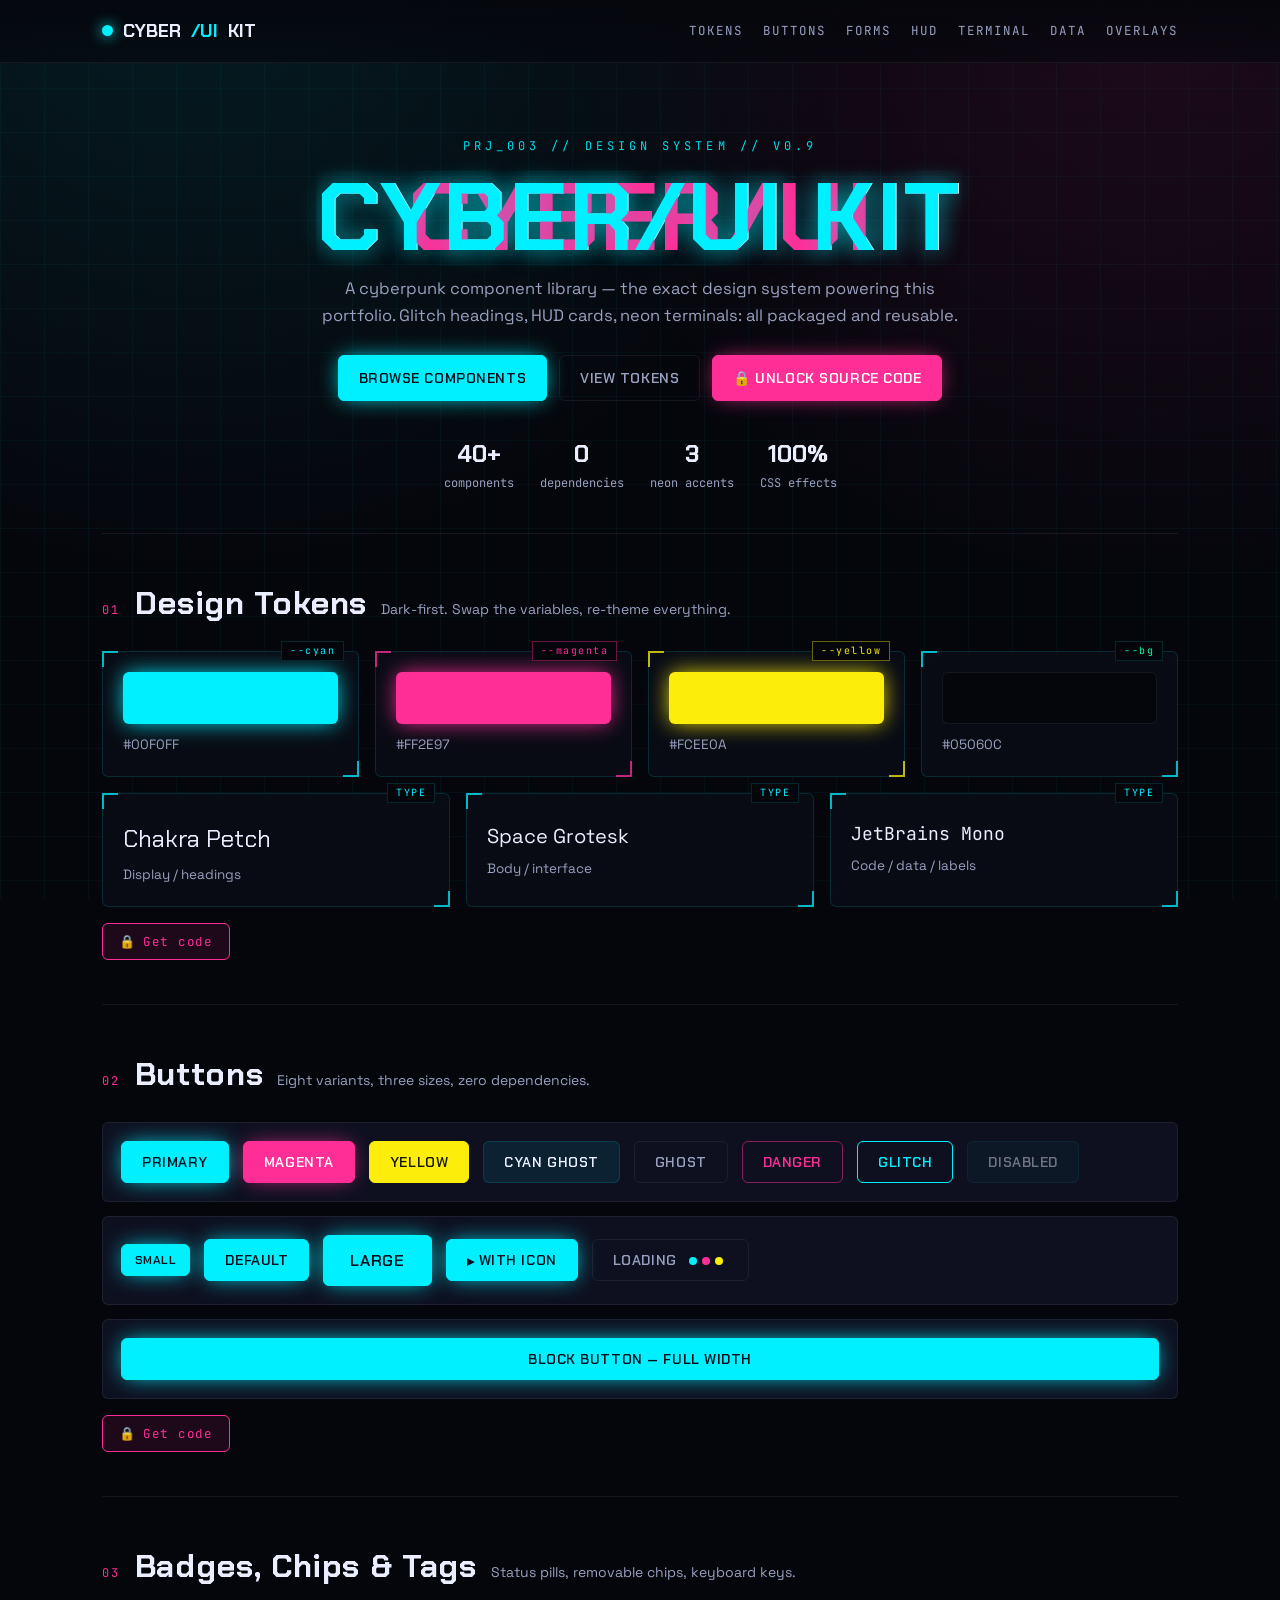
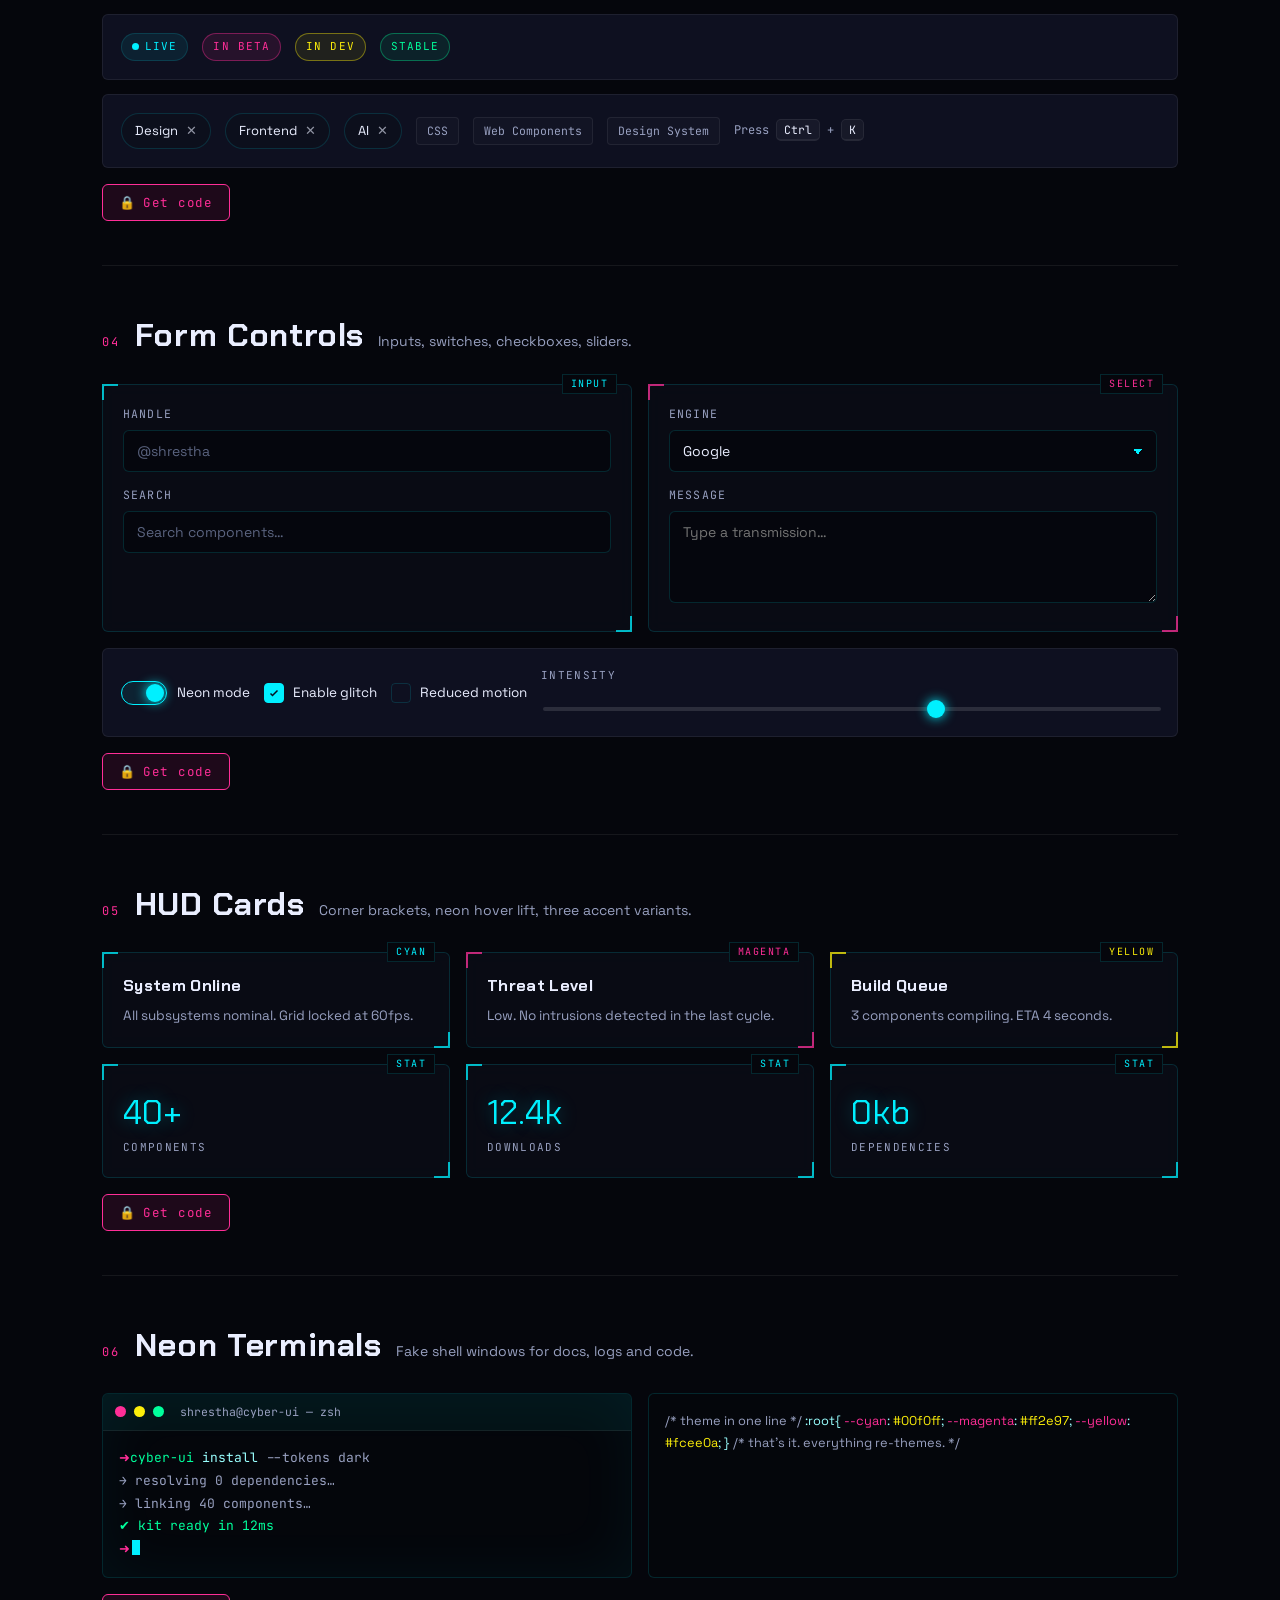
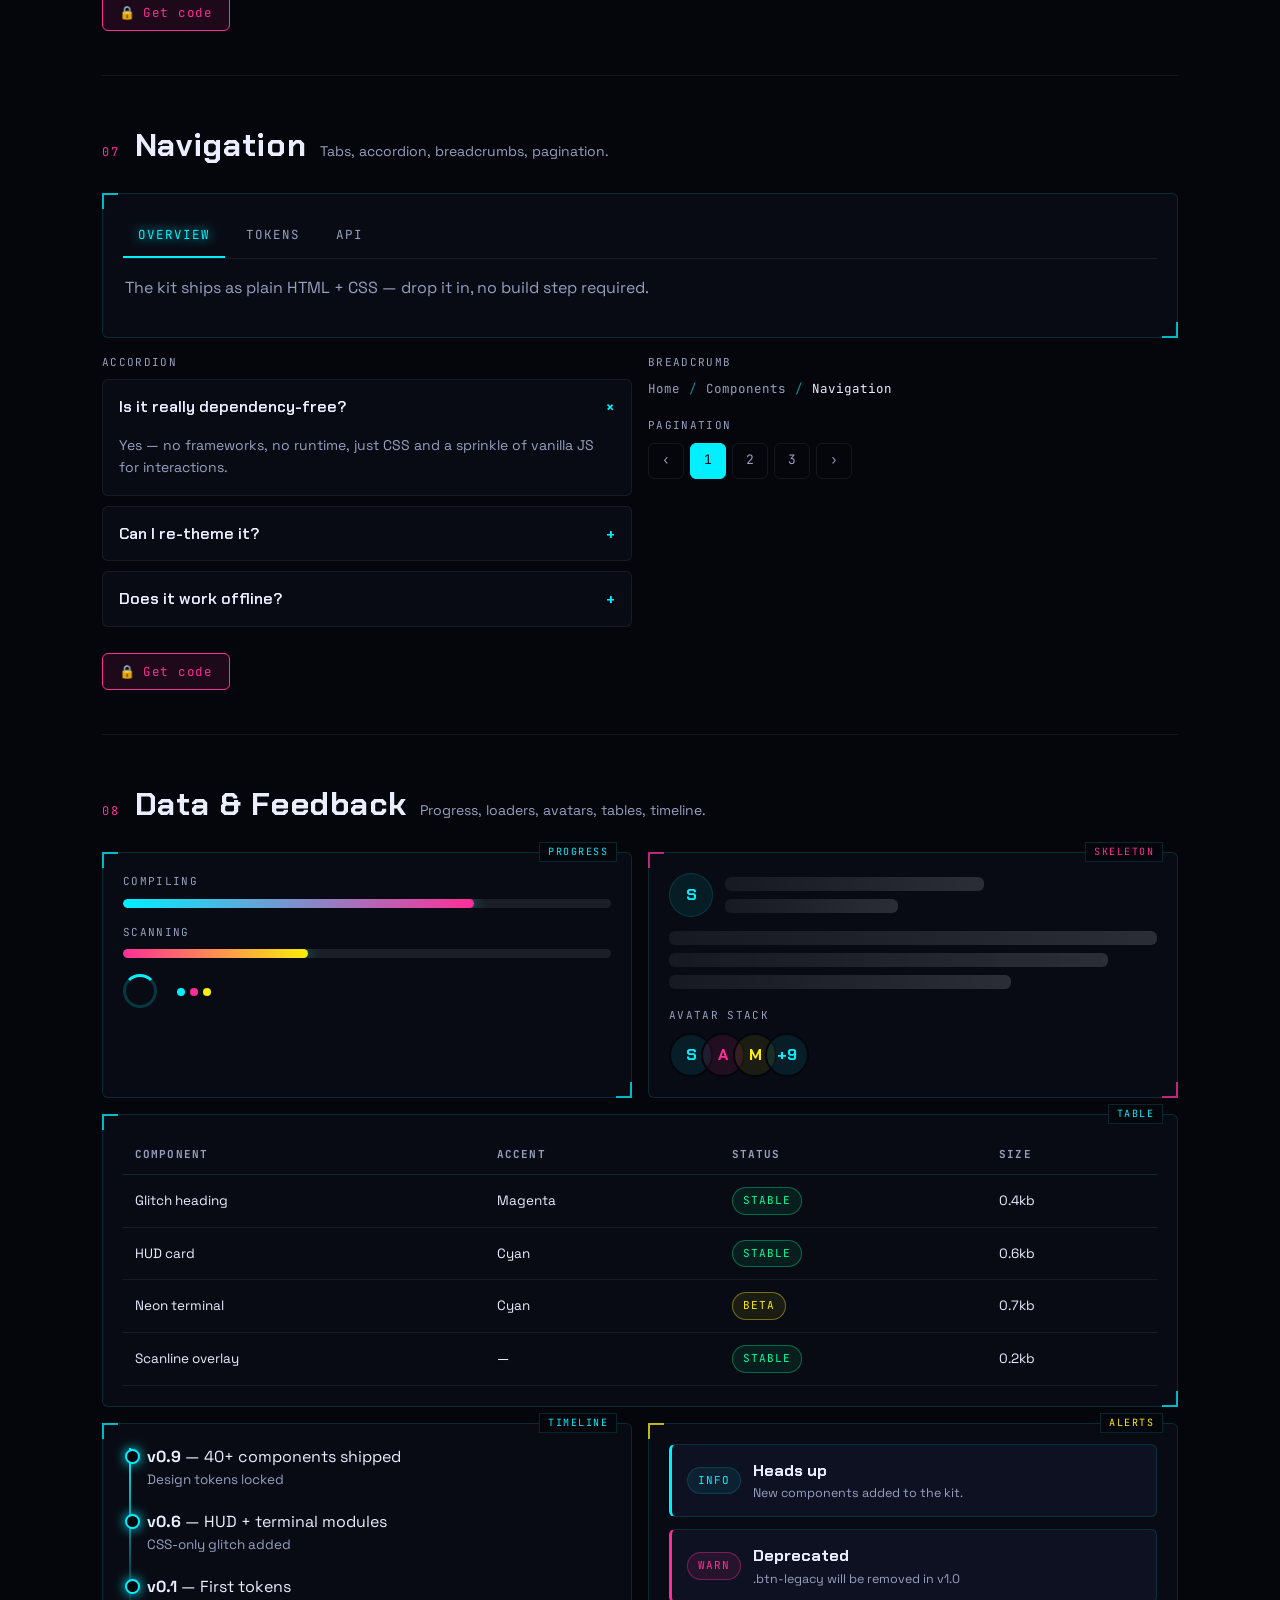
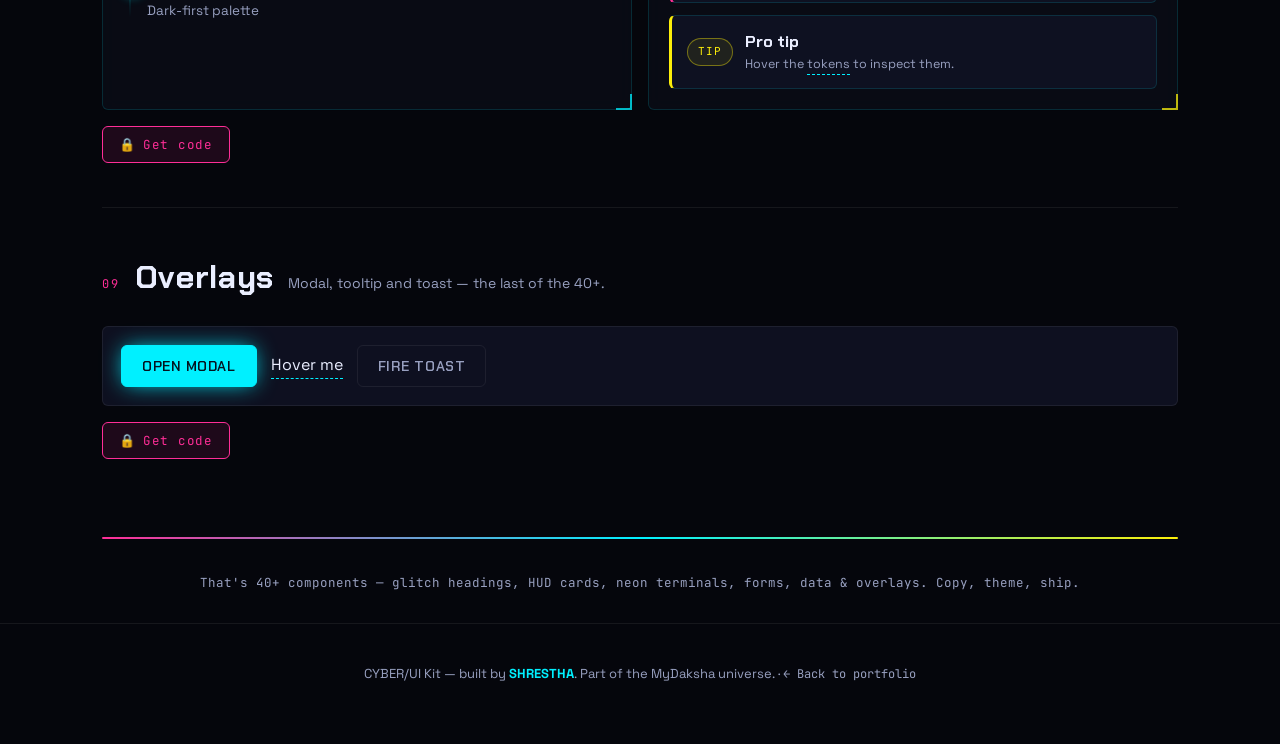
<file: ui/index.html>
<!DOCTYPE html><html lang="en"><head><meta charset="UTF-8"><meta name="viewport" content="width=device-width, initial-scale=1.0"><title>CYBER/UI Kit — Cyberpunk Component Library by SHRESTHA</title><meta name="description" content="CYBER/UI Kit — a dependency-free cyberpunk design system. Glitch headings, HUD cards, neon terminals, 40+ components, dark-first tokens."><meta name="author" content="Shrestha"><link rel="icon" href="[data-uri]"><link rel="preconnect" href="https://fonts.googleapis.com"><link rel="preconnect" href="https://fonts.gstatic.com" crossorigin><link href="https://fonts.googleapis.com/css2?family=Chakra+Petch:wght@400;600;700&family=Space+Grotesk:wght@400;500;700&family=JetBrains+Mono:wght@400;500;700&display=swap" rel="stylesheet"><style>:root{--bg:#05060c;--bg-2:#090b15;--surface:rgba(12,15,28,.60);--surface-2:rgba(16,19,36,.88);--border:rgba(0,240,255,.14);--border-soft:rgba(255,255,255,.065);--text:#eaeeff;--text-dim:#98a0c0;--cyan:#00f0ff;--cyan-dim:rgba(0,240,255,.08);--magenta:#ff2e97;--magenta-dim:rgba(255,46,151,.10);--yellow:#fcee0a;--yellow-dim:rgba(252,238,10,.08);--green:#00ff9c;--font-display:'Chakra Petch',sans-serif;--font-body:'Space Grotesk',sans-serif;--font-mono:'JetBrains Mono',monospace;--ease:cubic-bezier(.2,.8,.2,1);--radius:6px}*{box-sizing:border-box}html{scroll-behavior:smooth}body{margin:0;background:var(--bg);color:var(--text);font-family:var(--font-body);line-height:1.6;-webkit-font-smoothing:antialiased;background-image:radial-gradient(circle at 15% -10%,rgba(0,240,255,.10),transparent 45%),radial-gradient(circle at 90% 0%,rgba(255,46,151,.10),transparent 40%),linear-gradient(rgba(0,240,255,.035) 1px,transparent 1px),linear-gradient(90deg,rgba(0,240,255,.035) 1px,transparent 1px);background-size:auto,auto,44px 44px,44px 44px;background-attachment:fixed}body::after{content:"";position:fixed;inset:0;pointer-events:none;z-index:9999;opacity:.5;background:repeating-linear-gradient(180deg,rgba(255,255,255,.025) 0 1px,transparent 1px 3px);mix-blend-mode:overlay}a{color:inherit;text-decoration:none}h1,h2,h3,h4{font-family:var(--font-display);font-weight:700;letter-spacing:.02em;margin:0}code,kbd,pre{font-family:var(--font-mono)}::selection{background:var(--cyan);color:#04121f}.wrap{max-width:1120px;margin:0 auto;padding:0 22px}.topbar{position:sticky;top:0;z-index:500;backdrop-filter:blur(12px);background:linear-gradient(180deg,rgba(5,6,12,.92),rgba(5,6,12,.6));border-bottom:1px solid var(--border-soft)}.topbar .row{display:flex;align-items:center;justify-content:space-between;height:62px}.brand{display:flex;align-items:center;gap:10px;font-family:var(--font-display);font-weight:700;font-size:18px}.brand .dot{width:11px;height:11px;border-radius:50%;background:var(--cyan);box-shadow:0 0 14px var(--cyan)}.brand b{color:var(--cyan)}.navlinks{display:flex;gap:20px;font-family:var(--font-mono);font-size:12.5px;text-transform:uppercase;letter-spacing:.08em;color:var(--text-dim)}.navlinks a:hover{color:var(--cyan);text-shadow:0 0 10px var(--cyan)}.navlinks a{transition:color .2s}.hero{padding:74px 0 40px;text-align:center;position:relative}.kicker{font-family:var(--font-mono);font-size:12px;letter-spacing:.34em;text-transform:uppercase;color:var(--cyan);opacity:.9}.glitch{position:relative;display:inline-block;font-size:clamp(40px,9vw,96px);line-height:1;margin:14px 0 10px;text-shadow:0 0 24px rgba(0,240,255,.35)}.glitch::before,.glitch::after{content:attr(data-text);position:absolute;inset:0;clip-path:inset(0 0 0 0)}.glitch::before{color:var(--magenta);animation:gl1 2.6s infinite steps(2);left:2px}.glitch::after{color:var(--cyan);animation:gl2 3.4s infinite steps(2);left:-2px}@keyframes gl1{0%,92%,100%{clip-path:inset(0 0 100% 0)}93%{clip-path:inset(12% 0 55% 0)}96%{clip-path:inset(60% 0 18% 0)}}@keyframes gl2{0%,88%,100%{clip-path:inset(100% 0 0 0)}89%{clip-path:inset(40% 0 35% 0)}94%{clip-path:inset(70% 0 10% 0)}}.lede{max-width:640px;margin:0 auto;color:var(--text-dim);font-size:16.5px}.hero-cta{display:flex;gap:12px;justify-content:center;flex-wrap:wrap;margin-top:26px}.hero-stats{display:flex;gap:26px;justify-content:center;flex-wrap:wrap;margin-top:34px;font-family:var(--font-mono);font-size:12px;color:var(--text-dim)}.hero-stats b{display:block;font-family:var(--font-display);font-size:24px;color:var(--text)}section.block{padding:44px 0;border-top:1px solid var(--border-soft)}.sec-head{display:flex;align-items:baseline;gap:14px;margin-bottom:22px;flex-wrap:wrap}.sec-num{font-family:var(--font-mono);font-size:12px;color:var(--magenta);letter-spacing:.2em}.sec-head h2{font-size:clamp(22px,3.4vw,32px)}.sec-head p{color:var(--text-dim);font-size:14px;margin:0}.grid{display:grid;gap:16px}.g2{grid-template-columns:repeat(auto-fit,minmax(280px,1fr))}.g3{grid-template-columns:repeat(auto-fit,minmax(220px,1fr))}.g4{grid-template-columns:repeat(auto-fit,minmax(160px,1fr))}.hud{position:relative;background:var(--surface);border:1px solid var(--border);border-radius:var(--radius);padding:20px;backdrop-filter:blur(8px);transition:transform .25s var(--ease),box-shadow .25s var(--ease)}.hud:hover{transform:translateY(-3px);box-shadow:0 0 0 1px var(--border),0 18px 44px -22px rgba(0,240,255,.5)}.hud::before,.hud::after{content:"";position:absolute;width:14px;height:14px;border:2px solid var(--cyan);opacity:.75}.hud::before{top:-1px;left:-1px;border-right:0;border-bottom:0}.hud::after{bottom:-1px;right:-1px;border-left:0;border-top:0}.hud.magenta::before,.hud.magenta::after{border-color:var(--magenta)}.hud.yellow::before,.hud.yellow::after{border-color:var(--yellow)}.hud h3{font-size:16px;margin-bottom:6px}.hud .muted{color:var(--text-dim);font-size:13.5px;margin:0}.hud .corner-tag{position:absolute;top:-1px;right:14px;transform:translateY(-50%);background:var(--bg);padding:1px 8px;font-family:var(--font-mono);font-size:10px;color:var(--cyan);letter-spacing:.15em;border:1px solid var(--border)}.demo{background:var(--surface-2);border:1px solid var(--border-soft);border-radius:var(--radius);padding:18px;display:flex;flex-wrap:wrap;gap:14px;align-items:center}.demo.col{flex-direction:column;align-items:stretch}.demo-label{font-family:var(--font-mono);font-size:11px;color:var(--text-dim);letter-spacing:.12em;text-transform:uppercase;margin:0 0 8px}.btn{font-family:var(--font-display);font-weight:600;font-size:14px;letter-spacing:.04em;cursor:pointer;padding:11px 20px;border-radius:var(--radius);border:1px solid var(--border);background:var(--cyan-dim);color:var(--text);transition:all .2s var(--ease);position:relative;text-transform:uppercase}.btn:hover{transform:translateY(-2px)}.btn-primary{background:var(--cyan);color:#04121f;border-color:var(--cyan);box-shadow:0 0 22px -4px var(--cyan)}.btn-primary:hover{box-shadow:0 0 34px -2px var(--cyan)}.btn-magenta{background:var(--magenta);color:#fff;border-color:var(--magenta);box-shadow:0 0 22px -6px var(--magenta)}.btn-yellow{background:var(--yellow);color:#1a1a00;border-color:var(--yellow)}.btn-ghost{background:transparent;border-color:var(--border-soft);color:var(--text-dim)}.btn-ghost:hover{color:var(--text);border-color:var(--cyan)}.btn-danger{background:transparent;border-color:rgba(255,46,151,.5);color:var(--magenta)}.btn-sm{padding:7px 13px;font-size:12px}.btn-lg{padding:14px 26px;font-size:16px}.btn-block{display:block;width:100%}.btn:disabled{opacity:.45;cursor:not-allowed;transform:none}.btn-glitch{background:transparent;color:var(--cyan);border-color:var(--cyan);overflow:hidden}.btn-glitch:hover{background:var(--cyan);color:#04121f}.btn .ico{display:inline-block;transform:translateY(1px)}.badge{display:inline-flex;align-items:center;gap:6px;font-family:var(--font-mono);font-size:11px;letter-spacing:.1em;text-transform:uppercase;padding:4px 10px;border-radius:20px;border:1px solid var(--border);color:var(--cyan);background:var(--cyan-dim)}.badge.magenta{color:var(--magenta);border-color:rgba(255,46,151,.4);background:var(--magenta-dim)}.badge.yellow{color:var(--yellow);border-color:rgba(252,238,10,.4);background:var(--yellow-dim)}.badge.green{color:var(--green);border-color:rgba(0,255,156,.35);background:rgba(0,255,156,.08)}.badge .pulse{width:7px;height:7px;border-radius:50%;background:currentColor;animation:pulse 1.4s infinite}@keyframes pulse{0%,100%{opacity:1}50%{opacity:.25}}.tag{display:inline-block;font-family:var(--font-mono);font-size:11.5px;padding:4px 10px;border-radius:4px;border:1px solid var(--border-soft);color:var(--text-dim);background:rgba(255,255,255,.02)}.chip{display:inline-flex;align-items:center;gap:8px;padding:7px 13px;border-radius:20px;border:1px solid var(--border);background:var(--surface);font-size:13px;cursor:pointer;transition:.2s}.chip:hover{border-color:var(--cyan);color:var(--cyan)}.chip .x{opacity:.6}kbd{font-size:11.5px;padding:2px 7px;border-radius:5px;border:1px solid var(--border-soft);border-bottom-width:2px;background:rgba(255,255,255,.04);color:var(--text)}.terminal{border:1px solid var(--border);border-radius:var(--radius);overflow:hidden;background:#04060b;box-shadow:inset 0 0 60px rgba(0,240,255,.05)}.term-bar{display:flex;align-items:center;gap:8px;padding:9px 12px;background:rgba(0,240,255,.05);border-bottom:1px solid var(--border-soft)}.term-bar i{width:11px;height:11px;border-radius:50%;display:block}.term-bar .r{background:var(--magenta)}.term-bar .y{background:var(--yellow)}.term-bar .g{background:var(--green)}.term-bar span{margin-left:8px;font-family:var(--font-mono);font-size:11.5px;color:var(--text-dim)}.term-body{padding:16px;font-family:var(--font-mono);font-size:13px;color:#9ff;line-height:1.75}.term-body .c{color:var(--green)}.term-body .p{color:var(--magenta)}.term-body .dim{color:var(--text-dim)}.cursor{display:inline-block;width:8px;height:15px;background:var(--cyan);margin-left:2px;vertical-align:-2px;animation:blink 1s steps(1) infinite}@keyframes blink{50%{opacity:0}}.field{margin-bottom:14px}.field label{display:block;font-family:var(--font-mono);font-size:11.5px;text-transform:uppercase;letter-spacing:.1em;color:var(--text-dim);margin-bottom:7px}.input,.textarea,.select{width:100%;font-family:var(--font-body);font-size:14px;color:var(--text);background:rgba(0,0,0,.35);border:1px solid var(--border);border-radius:var(--radius);padding:11px 13px;outline:none;transition:.2s}.input:focus,.textarea:focus,.select:focus{border-color:var(--cyan);box-shadow:0 0 0 3px rgba(0,240,255,.12)}.input::placeholder{color:#5b6480}.textarea{min-height:92px;resize:vertical}.select{appearance:none;background-image:linear-gradient(45deg,transparent 50%,var(--cyan) 50%),linear-gradient(135deg,var(--cyan) 50%,transparent 50%);background-position:calc(100% - 18px) 50%,calc(100% - 13px) 50%;background-size:5px 5px,5px 5px;background-repeat:no-repeat}.switch{display:inline-flex;align-items:center;gap:10px;cursor:pointer;user-select:none}.switch input{display:none}.track{width:46px;height:24px;border-radius:20px;background:rgba(255,255,255,.08);border:1px solid var(--border-soft);position:relative;transition:.25s}.track::after{content:"";position:absolute;top:2px;left:2px;width:18px;height:18px;border-radius:50%;background:var(--text-dim);transition:.25s}.switch input:checked + .track{background:var(--cyan-dim);border-color:var(--cyan)}.switch input:checked + .track::after{transform:translateX(22px);background:var(--cyan);box-shadow:0 0 12px var(--cyan)}.check{display:inline-flex;align-items:center;gap:9px;cursor:pointer}.check input{display:none}.box{width:20px;height:20px;border:1px solid var(--border);border-radius:4px;display:grid;place-items:center;transition:.2s}.check input:checked + .box{background:var(--cyan);border-color:var(--cyan);color:#04121f}.box svg{opacity:0;transition:.2s}.check input:checked + .box svg{opacity:1}input[type=range]{-webkit-appearance:none;width:100%;height:4px;border-radius:4px;background:rgba(255,255,255,.12);outline:none}input[type=range]::-webkit-slider-thumb{-webkit-appearance:none;width:18px;height:18px;border-radius:50%;background:var(--cyan);box-shadow:0 0 12px var(--cyan);cursor:pointer}input[type=range]::-moz-range-thumb{width:18px;height:18px;border:0;border-radius:50%;background:var(--cyan);box-shadow:0 0 12px var(--cyan);cursor:pointer}.tabs{display:flex;gap:6px;border-bottom:1px solid var(--border-soft);flex-wrap:wrap}.tab{font-family:var(--font-mono);font-size:12.5px;text-transform:uppercase;letter-spacing:.08em;color:var(--text-dim);padding:11px 15px;cursor:pointer;border-bottom:2px solid transparent;transition:.2s}.tab:hover{color:var(--text)}.tab.active{color:var(--cyan);border-bottom-color:var(--cyan);text-shadow:0 0 12px var(--cyan)}.tabpane{display:none;padding:16px 2px;color:var(--text-dim)}.tabpane.active{display:block;animation:fade .3s}@keyframes fade{from{opacity:0;transform:translateY(6px)}to{opacity:1;transform:none}}.acc-item{border:1px solid var(--border-soft);border-radius:var(--radius);margin-bottom:10px;overflow:hidden;background:var(--surface)}.acc-head{display:flex;justify-content:space-between;align-items:center;padding:14px 16px;cursor:pointer;font-family:var(--font-display);font-weight:600}.acc-head .pm{color:var(--cyan);transition:.3s}.acc-item.open .acc-head .pm{transform:rotate(45deg)}.acc-body{max-height:0;overflow:hidden;transition:max-height .3s var(--ease);color:var(--text-dim);font-size:14px}.acc-item.open .acc-body{max-height:200px}.acc-body div{padding:0 16px 16px}.breadcrumb{display:flex;gap:9px;font-family:var(--font-mono);font-size:12.5px;color:var(--text-dim);align-items:center;flex-wrap:wrap}.breadcrumb a:hover{color:var(--cyan)}.breadcrumb .sep{color:var(--cyan);opacity:.6}.pagination{display:flex;gap:6px}.page{min-width:36px;height:36px;display:grid;place-items:center;border:1px solid var(--border-soft);border-radius:var(--radius);font-family:var(--font-mono);font-size:13px;color:var(--text-dim);cursor:pointer;transition:.2s}.page:hover{border-color:var(--cyan);color:var(--cyan)}.page.active{background:var(--cyan);color:#04121f;border-color:var(--cyan)}.bar{height:9px;border-radius:20px;background:rgba(255,255,255,.08);overflow:hidden}.bar>i{display:block;height:100%;border-radius:20px;background:linear-gradient(90deg,var(--cyan),var(--magenta));box-shadow:0 0 14px rgba(0,240,255,.6)}.spinner{width:34px;height:34px;border-radius:50%;border:3px solid rgba(0,240,255,.2);border-top-color:var(--cyan);animation:spin .8s linear infinite}@keyframes spin{to{transform:rotate(360deg)}}.skel{height:14px;border-radius:6px;background:linear-gradient(90deg,rgba(255,255,255,.06),rgba(255,255,255,.14),rgba(255,255,255,.06));background-size:200% 100%;animation:shim 1.4s infinite}@keyframes shim{to{background-position:-200% 0}}.dots i{display:inline-block;width:8px;height:8px;border-radius:50%;background:var(--cyan);margin-right:5px;animation:db .9s infinite alternate}.dots i:nth-child(2){animation-delay:.2s;background:var(--magenta)}.dots i:nth-child(3){animation-delay:.4s;background:var(--yellow)}@keyframes db{to{transform:translateY(-7px)}}.avatar{width:44px;height:44px;border-radius:50%;display:grid;place-items:center;font-family:var(--font-display);font-weight:700;background:var(--cyan-dim);border:1px solid var(--border);color:var(--cyan)}.avatar.magenta{background:var(--magenta-dim);color:var(--magenta);border-color:rgba(255,46,151,.4)}.avatar-stack{display:flex}.avatar-stack .avatar{margin-left:-12px;border:2px solid var(--bg)}.avatar-stack .avatar:first-child{margin-left:0}table.tbl{width:100%;border-collapse:collapse;font-size:13.5px}.tbl th{text-align:left;font-family:var(--font-mono);font-size:11px;text-transform:uppercase;letter-spacing:.1em;color:var(--text-dim);padding:11px 12px;border-bottom:1px solid var(--border)}.tbl td{padding:12px;border-bottom:1px solid var(--border-soft)}.tbl tr:hover td{background:rgba(0,240,255,.04)}.stat .num{font-family:var(--font-display);font-size:34px;color:var(--cyan);text-shadow:0 0 18px rgba(0,240,255,.35)}.stat .lbl{font-family:var(--font-mono);font-size:11px;text-transform:uppercase;letter-spacing:.12em;color:var(--text-dim)}.timeline{position:relative;padding-left:24px}.timeline::before{content:"";position:absolute;left:6px;top:4px;bottom:4px;width:2px;background:linear-gradient(var(--cyan),transparent)}.tl-item{position:relative;margin-bottom:18px}.tl-item::before{content:"";position:absolute;left:-22px;top:5px;width:11px;height:11px;border-radius:50%;background:var(--bg);border:2px solid var(--cyan);box-shadow:0 0 12px var(--cyan)}.codeblock{background:#04060b;border:1px solid var(--border);border-radius:var(--radius);padding:16px;overflow:auto;font-size:12.8px;color:#9ff;line-height:1.7}.codeblock .k{color:var(--magenta)}.codeblock .s{color:var(--yellow)}.codeblock .c{color:var(--text-dim)}.tooltip{position:relative;display:inline-block;border-bottom:1px dashed var(--cyan);cursor:help}.tooltip .tip{position:absolute;bottom:130%;left:50%;transform:translateX(-50%) translateY(6px);opacity:0;pointer-events:none;background:#04060b;border:1px solid var(--cyan);color:var(--cyan);font-family:var(--font-mono);font-size:11.5px;padding:6px 10px;border-radius:5px;white-space:nowrap;transition:.2s}.tooltip:hover .tip{opacity:1;transform:translateX(-50%) translateY(0)}.toast{display:flex;gap:12px;align-items:center;background:var(--surface-2);border:1px solid var(--border);border-left:3px solid var(--cyan);border-radius:var(--radius);padding:13px 15px;min-width:250px}.toast.magenta{border-left-color:var(--magenta)}.toast.yellow{border-left-color:var(--yellow)}.toast b{font-family:var(--font-display)}.toast .muted{color:var(--text-dim);font-size:12.5px}.divider{height:1px;background:linear-gradient(90deg,transparent,var(--cyan),transparent);margin:26px 0;opacity:.5}.neon-line{height:2px;background:linear-gradient(90deg,var(--magenta),var(--cyan),var(--yellow));border-radius:2px}.modal-back{position:fixed;inset:0;background:rgba(3,4,10,.82);backdrop-filter:blur(6px);display:none;place-items:center;z-index:1000;padding:20px}.modal-back.open{display:grid}.modal{background:var(--surface-2);border:1px solid var(--border);border-radius:10px;max-width:440px;width:100%;padding:24px;box-shadow:0 0 0 1px rgba(0,240,255,.15),0 30px 80px -30px rgba(0,240,255,.5);animation:pop .28s var(--ease)}@keyframes pop{from{opacity:0;transform:scale(.96) translateY(10px)}to{opacity:1;transform:none}}footer{padding:40px 0 60px;text-align:center;color:var(--text-dim);font-size:13px;border-top:1px solid var(--border-soft);margin-top:30px}footer a{color:var(--cyan)}.back-home{font-family:var(--font-mono);font-size:12px;color:var(--text-dim)}.back-home:hover{color:var(--cyan)}@media (max-width:640px){.navlinks{display:none}.hero{padding:48px 0 24px}}.code-lockwrap{margin-top:16px;display:flex;gap:10px;align-items:center;flex-wrap:wrap}.code-lock{font-family:var(--font-mono);font-size:12.5px;letter-spacing:.06em;cursor:pointer;padding:9px 16px;border-radius:6px;border:1px solid var(--magenta);background:var(--magenta-dim);color:var(--magenta);transition:.2s;display:inline-flex;gap:7px;align-items:center}.code-lock:hover{background:var(--magenta);color:#fff;transform:translateY(-2px)}.code-lock .lk{font-size:13px}.code-copy{font-family:var(--font-mono);font-size:12px;cursor:pointer;padding:9px 14px;border-radius:6px;border:1px solid var(--border);background:var(--cyan-dim);color:var(--cyan);display:none}.code-copy:hover{border-color:var(--cyan)}.code-drawer{display:none;width:100%;margin-top:12px;background:#04060b;border:1px solid var(--border);border-radius:6px;padding:16px;overflow:auto;font-family:var(--font-mono);font-size:12.6px;line-height:1.7;color:#9ff;white-space:pre;max-height:340px}.code-drawer.open{display:block;animation:fade .3s}.cyber-gate{position:fixed;inset:0;z-index:2000;display:none;align-items:center;justify-content:center;padding:20px;background:rgba(3,4,10,.86);backdrop-filter:blur(10px);-webkit-backdrop-filter:blur(10px)}.cyber-gate.open{display:flex;animation:fade .25s}.cyber-gate-card{position:relative;width:100%;max-width:430px;background:var(--surface-2);border:1px solid var(--border);border-radius:14px;padding:28px 24px;text-align:center;box-shadow:0 0 0 1px rgba(0,240,255,.15),0 30px 80px -30px rgba(0,240,255,.5);animation:pop .28s var(--ease)}.cg-ico{width:66px;height:66px;border-radius:50%;margin:0 auto 14px;display:grid;place-items:center;font-size:30px;background:linear-gradient(135deg,var(--magenta),#ff8c00);box-shadow:0 0 30px rgba(255,46,151,.5)}.cg-kicker{font-family:var(--font-mono);font-size:11px;letter-spacing:.24em;color:var(--magenta);text-transform:uppercase}.cyber-gate-card h3{font-size:22px;margin:9px 0 8px}.cyber-gate-card p{color:var(--text-dim);font-size:13.5px;margin:0 0 20px;line-height:1.6}.cg-sub,.cg-unlock{display:flex;align-items:center;justify-content:center;gap:9px;width:100%;padding:13px;border:none;border-radius:8px;cursor:pointer;font-family:var(--font-display);font-weight:700;font-size:14px;letter-spacing:.05em;margin-bottom:10px;transition:.2s;text-transform:uppercase}.cg-sub{background:linear-gradient(135deg,#ff0000,#ff5c00);color:#fff;box-shadow:0 0 22px rgba(255,0,0,.45)}.cg-sub:hover{transform:translateY(-2px);box-shadow:0 0 34px rgba(255,0,0,.7)}.cg-unlock{background:var(--cyan);color:#04121f}.cg-unlock:disabled{opacity:.4;cursor:not-allowed;transform:none}.cg-note{font-family:var(--font-mono);font-size:11px;color:var(--text-dim);margin-top:4px}.cg-close{position:absolute;top:12px;right:14px;cursor:pointer;color:var(--text-dim);font-size:14px}.cg-close:hover{color:var(--magenta)}</style></head><body><header class="topbar"><div class="wrap row"><a class="brand" href="#top"><span class="dot"></span>CYBER<b>/UI</b> KIT</a><nav class="navlinks"><a href="#tokens">Tokens</a><a href="#buttons">Buttons</a><a href="#forms">Forms</a><a href="#hud">HUD</a><a href="#terminal">Terminal</a><a href="#data">Data</a><a href="#overlays">Overlays</a></nav></div></header><main class="wrap" id="top"><section class="hero"><div class="kicker">PRJ_003 // DESIGN SYSTEM // v0.9</div><h1 class="glitch" data-text="CYBER/UI KIT">CYBER/UI KIT</h1><p class="lede">A cyberpunk component library — the exact design system powering this portfolio. Glitch headings, HUD cards, neon terminals: all packaged and reusable.</p><div class="hero-cta"><a class="btn btn-primary" href="#buttons">Browse components</a><a class="btn btn-ghost" href="#tokens">View tokens</a></div><div class="hero-stats"><div><b>40+</b>components</div><div><b>0</b>dependencies</div><div><b>3</b>neon accents</div><div><b>100%</b>CSS effects</div></div></section><section class="block" id="tokens"><div class="sec-head"><span class="sec-num">01</span><h2>Design Tokens</h2><p>Dark-first. Swap the variables, re-theme everything.</p></div><div class="grid g4"><div class="hud"><span class="corner-tag">--cyan</span><div style="height:52px;border-radius:6px;background:var(--cyan);box-shadow:0 0 22px -2px var(--cyan)"></div><p class="muted" style="margin-top:10px">#00F0FF</p></div><div class="hud magenta"><span class="corner-tag" style="color:var(--magenta);border-color:rgba(255,46,151,.4)">--magenta</span><div style="height:52px;border-radius:6px;background:var(--magenta);box-shadow:0 0 22px -2px var(--magenta)"></div><p class="muted" style="margin-top:10px">#FF2E97</p></div><div class="hud yellow"><span class="corner-tag" style="color:var(--yellow);border-color:rgba(252,238,10,.4)">--yellow</span><div style="height:52px;border-radius:6px;background:var(--yellow);box-shadow:0 0 22px -2px var(--yellow)"></div><p class="muted" style="margin-top:10px">#FCEE0A</p></div><div class="hud"><span class="corner-tag" style="color:var(--green)">--bg</span><div style="height:52px;border-radius:6px;background:var(--bg);border:1px solid var(--border-soft)"></div><p class="muted" style="margin-top:10px">#05060C</p></div></div><div class="grid g3" style="margin-top:16px"><div class="hud"><span class="corner-tag">TYPE</span><p style="font-family:var(--font-display);font-size:24px;margin:6px 0">Chakra Petch</p><p class="muted">Display / headings</p></div><div class="hud"><span class="corner-tag">TYPE</span><p style="font-size:20px;margin:6px 0">Space Grotesk</p><p class="muted">Body / interface</p></div><div class="hud"><span class="corner-tag">TYPE</span><p style="font-family:var(--font-mono);font-size:18px;margin:6px 0">JetBrains Mono</p><p class="muted">Code / data / labels</p></div></div></section><section class="block" id="buttons"><div class="sec-head"><span class="sec-num">02</span><h2>Buttons</h2><p>Eight variants, three sizes, zero dependencies.</p></div><div class="demo"><button class="btn btn-primary">Primary</button><button class="btn btn-magenta">Magenta</button><button class="btn btn-yellow">Yellow</button><button class="btn">Cyan ghost</button><button class="btn btn-ghost">Ghost</button><button class="btn btn-danger">Danger</button><button class="btn btn-glitch">Glitch</button><button class="btn" disabled>Disabled</button></div><div class="demo" style="margin-top:14px"><button class="btn btn-primary btn-sm">Small</button><button class="btn btn-primary">Default</button><button class="btn btn-primary btn-lg">Large</button><button class="btn btn-primary"><span class="ico">▸</span> With icon</button><button class="btn btn-ghost">Loading <span class="dots" style="margin-left:8px"><i></i><i></i><i></i></span></button></div><div class="demo col" style="margin-top:14px"><button class="btn btn-primary btn-block">Block button — full width</button></div></section><section class="block" id="badges"><div class="sec-head"><span class="sec-num">03</span><h2>Badges, Chips &amp; Tags</h2><p>Status pills, removable chips, keyboard keys.</p></div><div class="demo"><span class="badge"><span class="pulse"></span>LIVE</span><span class="badge magenta">IN BETA</span><span class="badge yellow">IN DEV</span><span class="badge green">STABLE</span></div><div class="demo" style="margin-top:14px"><span class="chip">Design <span class="x">✕</span></span><span class="chip">Frontend <span class="x">✕</span></span><span class="chip">AI <span class="x">✕</span></span><span class="tag">CSS</span><span class="tag">Web Components</span><span class="tag">Design System</span><span style="font-family:var(--font-mono);color:var(--text-dim);font-size:12px">Press <kbd>Ctrl</kbd> + <kbd>K</kbd></span></div></section><section class="block" id="forms"><div class="sec-head"><span class="sec-num">04</span><h2>Form Controls</h2><p>Inputs, switches, checkboxes, sliders.</p></div><div class="grid g2"><div class="hud"><span class="corner-tag">INPUT</span><div class="field"><label>Handle</label><input class="input" placeholder="@shrestha"></div><div class="field" style="margin-bottom:0"><label>Search</label><input class="input" placeholder="Search components…"></div></div><div class="hud magenta"><span class="corner-tag" style="color:var(--magenta)">SELECT</span><div class="field"><label>Engine</label><select class="select"><option>Google</option><option>Bing</option><option>Qmamu</option></select></div><div class="field" style="margin-bottom:0"><label>Message</label><textarea class="textarea" placeholder="Type a transmission…"></textarea></div></div></div><div class="demo" style="margin-top:16px"><label class="switch"><input type="checkbox" checked><span class="track"></span><span style="font-size:13.5px">Neon mode</span></label><label class="check"><input type="checkbox" checked><span class="box"><svg width="12" height="12" viewbox="0 0 24 24" fill="none" stroke="currentColor" stroke-width="3"><path d="M5 13l4 4L19 7"/></svg></span><span style="font-size:13.5px">Enable glitch</span></label><label class="check"><input type="checkbox"><span class="box"><svg width="12" height="12" viewbox="0 0 24 24" fill="none" stroke="currentColor" stroke-width="3"><path d="M5 13l4 4L19 7"/></svg></span><span style="font-size:13.5px">Reduced motion</span></label><div style="flex:1;min-width:200px"><div class="demo-label">Intensity</div><input type="range" min="0" max="100" value="64"></div></div></section><section class="block" id="hud"><div class="sec-head"><span class="sec-num">05</span><h2>HUD Cards</h2><p>Corner brackets, neon hover lift, three accent variants.</p></div><div class="grid g3"><div class="hud"><span class="corner-tag">CYAN</span><h3>System Online</h3><p class="muted">All subsystems nominal. Grid locked at 60fps.</p></div><div class="hud magenta"><span class="corner-tag" style="color:var(--magenta)">MAGENTA</span><h3>Threat Level</h3><p class="muted">Low. No intrusions detected in the last cycle.</p></div><div class="hud yellow"><span class="corner-tag" style="color:var(--yellow)">YELLOW</span><h3>Build Queue</h3><p class="muted">3 components compiling. ETA 4 seconds.</p></div></div><div class="grid g3" style="margin-top:16px"><div class="hud"><span class="corner-tag">STAT</span><div class="stat"><div class="num">40+</div><div class="lbl">Components</div></div></div><div class="hud"><span class="corner-tag">STAT</span><div class="stat"><div class="num">12.4k</div><div class="lbl">Downloads</div></div></div><div class="hud"><span class="corner-tag">STAT</span><div class="stat"><div class="num">0kb</div><div class="lbl">Dependencies</div></div></div></div></section><section class="block" id="terminal"><div class="sec-head"><span class="sec-num">06</span><h2>Neon Terminals</h2><p>Fake shell windows for docs, logs and code.</p></div><div class="grid g2"><div class="terminal"><div class="term-bar"><i class="r"></i><i class="y"></i><i class="g"></i><span>shrestha@cyber-ui — zsh</span></div><div class="term-body"><div><span class="p">➜</span><span class="c">cyber-ui</span> install <span class="dim">--tokens dark</span></div><div class="dim">→ resolving 0 dependencies…</div><div class="dim">→ linking 40 components…</div><div><span class="c">✔ kit ready in 12ms</span></div><div><span class="p">➜</span><span class="cursor"></span></div></div></div><div class="codeblock"><span class="c">/* theme in one line */</span> :root{ <span class="k">--cyan</span>: <span class="s">#00f0ff</span>; <span class="k">--magenta</span>: <span class="s">#ff2e97</span>; <span class="k">--yellow</span>: <span class="s">#fcee0a</span>; } <span class="c">/* that's it. everything re-themes. */</span></div></div></section><section class="block" id="navigation"><div class="sec-head"><span class="sec-num">07</span><h2>Navigation</h2><p>Tabs, accordion, breadcrumbs, pagination.</p></div><div class="hud" style="margin-bottom:16px"><div class="tabs" data-tabs><div class="tab active" data-tab="t1">Overview</div><div class="tab" data-tab="t2">Tokens</div><div class="tab" data-tab="t3">API</div></div><div class="tabpane active" id="t1">The kit ships as plain HTML + CSS — drop it in, no build step required.</div><div class="tabpane" id="t2">Every colour, radius and font is a CSS variable on <code>:root</code>.</div><div class="tabpane" id="t3">Components are class-based; copy the markup and you're done.</div></div><div class="grid g2"><div><p class="demo-label">Accordion</p><div class="acc-item open"><div class="acc-head">Is it really dependency-free? <span class="pm">+</span></div><div class="acc-body"><div>Yes — no frameworks, no runtime, just CSS and a sprinkle of vanilla JS for interactions.</div></div></div><div class="acc-item"><div class="acc-head">Can I re-theme it? <span class="pm">+</span></div><div class="acc-body"><div>Override the tokens on :root and every component follows instantly.</div></div></div><div class="acc-item"><div class="acc-head">Does it work offline? <span class="pm">+</span></div><div class="acc-body"><div>Fully — the effects are CSS-only, so it renders with no network at all.</div></div></div></div><div><p class="demo-label">Breadcrumb</p><div class="breadcrumb" style="margin-bottom:18px"><a href="#top">Home</a><span class="sep">/</span><a href="#hud">Components</a><span class="sep">/</span><span style="color:var(--text)">Navigation</span></div><p class="demo-label">Pagination</p><div class="pagination"><div class="page">‹</div><div class="page active">1</div><div class="page">2</div><div class="page">3</div><div class="page">›</div></div></div></div></section><section class="block" id="data"><div class="sec-head"><span class="sec-num">08</span><h2>Data &amp; Feedback</h2><p>Progress, loaders, avatars, tables, timeline.</p></div><div class="grid g2"><div class="hud"><span class="corner-tag">PROGRESS</span><div class="demo-label">Compiling</div><div class="bar" style="margin-bottom:16px"><i style="width:72%"></i></div><div class="demo-label">Scanning</div><div class="bar" style="margin-bottom:16px"><i style="width:38%;background:linear-gradient(90deg,var(--magenta),var(--yellow))"></i></div><div style="display:flex;gap:20px;align-items:center"><div class="spinner"></div><div class="dots"><i></i><i></i><i></i></div></div></div><div class="hud magenta"><span class="corner-tag" style="color:var(--magenta)">SKELETON</span><div style="display:flex;gap:12px;align-items:center;margin-bottom:14px"><div class="avatar">S</div><div style="flex:1"><div class="skel" style="width:60%;margin-bottom:8px"></div><div class="skel" style="width:40%"></div></div></div><div class="skel" style="width:100%;margin-bottom:8px"></div><div class="skel" style="width:90%;margin-bottom:8px"></div><div class="skel" style="width:70%"></div><div class="demo-label" style="margin-top:18px">Avatar stack</div><div class="avatar-stack"><div class="avatar">S</div><div class="avatar magenta">A</div><div class="avatar" style="background:var(--yellow-dim);color:var(--yellow)">M</div><div class="avatar">+9</div></div></div></div><div class="hud" style="margin-top:16px"><span class="corner-tag">TABLE</span><table class="tbl"><thead><tr><th>Component</th><th>Accent</th><th>Status</th><th>Size</th></tr></thead><tbody><tr><td>Glitch heading</td><td>Magenta</td><td><span class="badge green">Stable</span></td><td>0.4kb</td></tr><tr><td>HUD card</td><td>Cyan</td><td><span class="badge green">Stable</span></td><td>0.6kb</td></tr><tr><td>Neon terminal</td><td>Cyan</td><td><span class="badge yellow">Beta</span></td><td>0.7kb</td></tr><tr><td>Scanline overlay</td><td>—</td><td><span class="badge green">Stable</span></td><td>0.2kb</td></tr></tbody></table></div><div class="grid g2" style="margin-top:16px"><div class="hud"><span class="corner-tag">TIMELINE</span><div class="timeline"><div class="tl-item"><b>v0.9</b> — 40+ components shipped<div class="muted">Design tokens locked</div></div><div class="tl-item"><b>v0.6</b> — HUD + terminal modules<div class="muted">CSS-only glitch added</div></div><div class="tl-item"><b>v0.1</b> — First tokens<div class="muted">Dark-first palette</div></div></div></div><div class="hud yellow"><span class="corner-tag" style="color:var(--yellow)">ALERTS</span><div class="toast" style="margin-bottom:12px"><span class="badge">INFO</span><div><b>Heads up</b><div class="muted">New components added to the kit.</div></div></div><div class="toast magenta" style="margin-bottom:12px"><span class="badge magenta">WARN</span><div><b>Deprecated</b><div class="muted">.btn-legacy will be removed in v1.0</div></div></div><div class="toast yellow"><span class="badge yellow">TIP</span><div><b>Pro tip</b><div class="muted">Hover the <span class="tooltip">tokens<span class="tip">:root variables</span></span> to inspect them.</div></div></div></div></div></section><section class="block" id="overlays"><div class="sec-head"><span class="sec-num">09</span><h2>Overlays</h2><p>Modal, tooltip and toast — the last of the 40+.</p></div><div class="demo"><button class="btn btn-primary" onclick="document.getElementById('modal').classList.add('open')">Open modal</button><span class="tooltip">Hover me<span class="tip">I am a tooltip ↗</span></span><button class="btn btn-ghost" onclick="fireToast()">Fire toast</button></div></section><div class="neon-line" style="margin:34px 0"></div><p style="text-align:center;color:var(--text-dim);font-family:var(--font-mono);font-size:12.5px">That's 40+ components — glitch headings, HUD cards, neon terminals, forms, data &amp; overlays. Copy, theme, ship.</p></main><footer><div class="wrap"> CYBER/UI Kit — built by <b style="color:var(--cyan)">SHRESTHA</b>. Part of the MyDaksha universe. · <a class="back-home" href="../">← Back to portfolio</a></div></footer><div class="modal-back" id="modal" onclick="if(event.target===this)this.classList.remove('open')"><div class="modal"><div class="kicker" style="color:var(--magenta)">// MODAL</div><h3 style="font-size:22px;margin:10px 0">Deploy the kit?</h3><p style="color:var(--text-dim);font-size:14px">This is a demo modal from the CYBER/UI Kit. Escape or click outside to close.</p><div style="display:flex;gap:10px;justify-content:flex-end;margin-top:20px"><button class="btn btn-ghost" onclick="document.getElementById('modal').classList.remove('open')">Cancel</button><button class="btn btn-primary" onclick="document.getElementById('modal').classList.remove('open')">Deploy</button></div></div></div><div id="toasthost" style="position:fixed;right:20px;bottom:20px;display:flex;flex-direction:column;gap:10px;z-index:1200"></div><script>document.querySelectorAll("[data-tabs]").forEach(function(box){box.querySelectorAll(".tab").forEach(function(t){t.addEventListener("click",function(){box.querySelectorAll(".tab").forEach(function(x){x.classList.remove("active")});t.classList.add("active");var parent=box.parentElement;parent.querySelectorAll(".tabpane").forEach(function(p){p.classList.remove("active")});var pane=parent.querySelector("#"+t.dataset.tab);if(pane)pane.classList.add("active")})})});document.querySelectorAll(".acc-head").forEach(function(h){h.addEventListener("click",function(){h.parentElement.classList.toggle("open")})});document.addEventListener("keydown",function(e){if(e.key==="Escape")document.getElementById("modal").classList.remove("open")});function fireToast(){var host=document.getElementById("toasthost");var el=document.createElement("div");el.className="toast";el.innerHTML='<span class="badge"><span class="pulse"></span>LIVE</span><div><b>Component copied</b><div class="muted">Paste it anywhere.</div></div>';host.appendChild(el);setTimeout(function(){el.style.transition=".4s";el.style.opacity="0";el.style.transform="translateX(20px)";setTimeout(function(){el.remove()},400)},2600)}var io=new IntersectionObserver(function(es){es.forEach(function(e){if(e.isIntersecting){e.target.style.opacity=1;e.target.style.transform="none"}})},{threshold:.12});document.querySelectorAll(".block").forEach(function(s){s.style.opacity=0;s.style.transform="translateY(18px)";s.style.transition="opacity .6s var(--ease), transform .6s var(--ease)";io.observe(s)});</script><div class="cyber-gate" id="cyberGate" onclick="if(event.target===this)cyberCloseGate()"><div class="cyber-gate-card"><span class="cg-close" onclick="cyberCloseGate()">&#10005;</span><div class="cg-ico">&#128274;</div><div class="cg-kicker">// LOCKED COMPONENT</div><h3>Unlock the source code</h3><p>Subscribe to my channel to unlock this component's code &mdash; and every other component in the kit.</p><button class="cg-sub" onclick="cyberSubscribe()">&#9654; Subscribe on YouTube</button><button class="cg-unlock" id="cyberUnlockBtn" onclick="cyberUnlock()" disabled>I&#39;ve subscribed &mdash; Unlock code</button><div class="cg-note" id="cyberNote">Step 1: tap Subscribe. &nbsp;Step 2: come back and Unlock.</div></div></div><script>const CYBER_CHANNEL="https://www.youtube.com/@Shresthagamer07?sub_confirmation=1";const CYBER_CODE={tokens:`/* Design tokens — override these and the whole kit re-themes */\n:root{\n  --bg:#05060c;\n  --text:#eaeeff;      --text-dim:#98a0c0;\n  --cyan:#00f0ff;      --magenta:#ff2e97;   --yellow:#fcee0a;\n  --border:rgba(0,240,255,.14);\n  --surface:rgba(12,15,28,.60);\n  --font-display:'Chakra Petch',sans-serif;\n  --font-body:'Space Grotesk',sans-serif;\n  --font-mono:'JetBrains Mono',monospace;\n}`,buttons:`\x3c!-- markup --\x3e\n<button class="btn btn-primary">Primary</button>\n<button class="btn btn-magenta">Magenta</button>\n<button class="btn btn-yellow">Yellow</button>\n<button class="btn btn-ghost">Ghost</button>\n<button class="btn btn-danger">Danger</button>\n<button class="btn btn-glitch">Glitch</button>\n\n/* css */\n.btn{font-family:var(--font-display);font-weight:600;font-size:14px;letter-spacing:.04em;\n  padding:11px 20px;border-radius:6px;border:1px solid var(--border);\n  background:var(--cyan-dim);color:var(--text);cursor:pointer;transition:.2s}\n.btn:hover{transform:translateY(-2px)}\n.btn-primary{background:var(--cyan);color:#04121f;border-color:var(--cyan);box-shadow:0 0 22px -4px var(--cyan)}\n.btn-magenta{background:var(--magenta);color:#fff;border-color:var(--magenta)}\n.btn-yellow{background:var(--yellow);color:#1a1a00;border-color:var(--yellow)}\n.btn-ghost{background:transparent;border-color:var(--border-soft);color:var(--text-dim)}\n.btn-danger{background:transparent;border-color:rgba(255,46,151,.5);color:var(--magenta)}`,badges:`\x3c!-- markup --\x3e\n<span class="badge"><span class="pulse"></span>LIVE</span>\n<span class="badge magenta">IN BETA</span>\n<span class="badge yellow">IN DEV</span>\n<span class="badge green">STABLE</span>\n<span class="tag">CSS</span>\n\n/* css */\n.badge{display:inline-flex;align-items:center;gap:6px;font-family:var(--font-mono);\n  font-size:11px;letter-spacing:.1em;text-transform:uppercase;padding:4px 10px;\n  border-radius:20px;border:1px solid var(--border);color:var(--cyan);background:var(--cyan-dim)}\n.badge.magenta{color:var(--magenta);border-color:rgba(255,46,151,.4);background:var(--magenta-dim)}\n.badge .pulse{width:7px;height:7px;border-radius:50%;background:currentColor;animation:pulse 1.4s infinite}`,forms:`\x3c!-- markup --\x3e\n<input class="input" placeholder="@shrestha">\n<select class="select"><option>Google</option></select>\n<textarea class="textarea" placeholder="Type a transmission..."></textarea>\n\n<label class="switch"><input type="checkbox" checked><span class="track"></span></label>\n<label class="check"><input type="checkbox" checked><span class="box"></span></label>\n<input type="range" min="0" max="100" value="64">\n\n/* css */\n.input,.select,.textarea{width:100%;font-family:var(--font-body);font-size:14px;color:var(--text);\n  background:rgba(0,0,0,.35);border:1px solid var(--border);border-radius:6px;padding:11px 13px;outline:none}\n.input:focus,.textarea:focus{border-color:var(--cyan);box-shadow:0 0 0 3px rgba(0,240,255,.12)}`,hud:`\x3c!-- markup --\x3e\n<div class="hud">\n  <span class="corner-tag">CYAN</span>\n  <h3>System Online</h3>\n  <p class="muted">All subsystems nominal.</p>\n</div>\n\n/* css — corner brackets drawn with ::before / ::after */\n.hud{position:relative;background:var(--surface);border:1px solid var(--border);\n  border-radius:6px;padding:20px;backdrop-filter:blur(8px);transition:.25s}\n.hud:hover{transform:translateY(-3px);box-shadow:0 18px 44px -22px rgba(0,240,255,.5)}\n.hud::before,.hud::after{content:"";position:absolute;width:14px;height:14px;border:2px solid var(--cyan)}\n.hud::before{top:-1px;left:-1px;border-right:0;border-bottom:0}\n.hud::after{bottom:-1px;right:-1px;border-left:0;border-top:0}`,terminal:`\x3c!-- markup --\x3e\n<div class="terminal">\n  <div class="term-bar"><i class="r"></i><i class="y"></i><i class="g"></i><span>zsh</span></div>\n  <div class="term-body">\n    <div>&#10148; cyber-ui install <span class="dim">--tokens dark</span></div>\n    <div class="dim">&#8594; linking 40 components...</div>\n    <div><span class="c">&#10004; kit ready in 12ms</span></div>\n    <div>&#10148; <span class="cursor"></span></div>\n  </div>\n</div>\n\n/* css */\n.terminal{border:1px solid var(--border);border-radius:6px;overflow:hidden;background:#04060b}\n.term-body{padding:16px;font-family:var(--font-mono);font-size:13px;color:#9ff;line-height:1.75}\n.cursor{display:inline-block;width:8px;height:15px;background:var(--cyan);animation:blink 1s steps(1) infinite}`,navigation:`\x3c!-- tabs --\x3e\n<div class="tabs" data-tabs>\n  <div class="tab active" data-tab="t1">Overview</div>\n  <div class="tab" data-tab="t2">Tokens</div>\n</div>\n<div class="tabpane active" id="t1">...</div>\n<div class="tabpane" id="t2">...</div>\n\n\x3c!-- accordion --\x3e\n<div class="acc-item"><div class="acc-head">Question? <span class="pm">+</span></div>\n  <div class="acc-body"><div>Answer.</div></div></div>\n\n/* js */\ndocument.querySelectorAll('[data-tabs]').forEach(box=>{\n  box.querySelectorAll('.tab').forEach(t=>t.onclick=()=>{\n    box.querySelectorAll('.tab').forEach(x=>x.classList.remove('active'));\n    t.classList.add('active');\n  });\n});`,data:`\x3c!-- progress --\x3e\n<div class="bar"><i style="width:72%"></i></div>\n\n\x3c!-- loaders --\x3e\n<div class="spinner"></div>\n<div class="dots"><i></i><i></i><i></i></div>\n\n\x3c!-- skeleton --\x3e\n<div class="skel" style="width:60%"></div>\n\n\x3c!-- avatars --\x3e\n<div class="avatar-stack"><div class="avatar">S</div><div class="avatar magenta">A</div></div>\n\n/* css */\n.bar{height:9px;border-radius:20px;background:rgba(255,255,255,.08);overflow:hidden}\n.bar > i{display:block;height:100%;background:linear-gradient(90deg,var(--cyan),var(--magenta))}\n.spinner{width:34px;height:34px;border-radius:50%;border:3px solid rgba(0,240,255,.2);\n  border-top-color:var(--cyan);animation:spin .8s linear infinite}`,overlays:`\x3c!-- toast --\x3e\n<div class="toast"><span class="badge">INFO</span>\n  <div><b>Heads up</b><div class="muted">New components added.</div></div></div>\n\n\x3c!-- tooltip --\x3e\n<span class="tooltip">Hover me<span class="tip">I am a tooltip</span></span>\n\n\x3c!-- modal --\x3e\n<div class="modal-back"><div class="modal">...</div></div>\n\n/* css */\n.toast{display:flex;gap:12px;align-items:center;background:var(--surface-2);\n  border:1px solid var(--border);border-left:3px solid var(--cyan);border-radius:6px;padding:13px 15px}\n.tooltip .tip{position:absolute;bottom:130%;opacity:0;transition:.2s}\n.tooltip:hover .tip{opacity:1}`};var cyberVisited=false;var cyberPending=null;function cyberUnlocked(){try{return localStorage.getItem("cyberuiUnlocked")==="1"}catch(e){return false}}function cyberMarkUnlocked(){try{localStorage.setItem("cyberuiUnlocked","1")}catch(e){}}function cyberOpenGate(){var g=document.getElementById("cyberGate");if(g)g.classList.add("open")}function cyberCloseGate(){var g=document.getElementById("cyberGate");if(g)g.classList.remove("open")}function cyberSubscribe(){window.open(CYBER_CHANNEL,"_blank");cyberVisited=true;var b=document.getElementById("cyberUnlockBtn");if(b){b.disabled=false}var n=document.getElementById("cyberNote");if(n)n.innerHTML="Nice &mdash; now tap <b>Unlock code</b>."}function cyberUnlock(){var n=document.getElementById("cyberNote");if(!cyberVisited){if(n)n.innerHTML="Open the channel first (tap Subscribe), then unlock.";return}cyberMarkUnlocked();cyberCloseGate();document.querySelectorAll(".code-lock").forEach(function(b){b.innerHTML='<span class="lk">&#128275;</span> Get code'});if(cyberPending){cyberPending.drawer.classList.add("open");cyberPending.copy.style.display="inline-block";cyberPending.btn.innerHTML='<span class="lk">&#128275;</span> Code';cyberPending=null}}function cyberBuildLocks(){var hc=document.querySelector(".hero-cta");if(hc){var ub=document.createElement("button");ub.className="btn btn-magenta";ub.innerHTML='<span class="lk">&#128274;</span> Unlock source code';ub.onclick=function(){if(cyberUnlocked()){var s=document.getElementById("buttons");if(s)window.scrollTo({top:s.offsetTop-80,behavior:"smooth"})}else cyberOpenGate()};hc.appendChild(ub)}document.querySelectorAll("section.block").forEach(function(sec){var id=sec.id;if(!CYBER_CODE[id])return;var host=document.createElement("div");host.className="code-lockwrap";var btn=document.createElement("button");btn.className="code-lock";btn.innerHTML='<span class="lk">&#128274;</span> Get code';var copy=document.createElement("button");copy.className="code-copy";copy.textContent="Copy";var drawer=document.createElement("pre");drawer.className="code-drawer";drawer.textContent=CYBER_CODE[id];copy.onclick=function(){try{navigator.clipboard.writeText(CYBER_CODE[id])}catch(e){}copy.textContent="Copied ✓";setTimeout(function(){copy.textContent="Copy"},1200)};btn.onclick=function(){if(cyberUnlocked()){var open=drawer.classList.toggle("open");copy.style.display=open?"inline-block":"none";btn.innerHTML='<span class="lk">&#128275;</span> '+(open?"Hide code":"Get code")}else{cyberPending={drawer:drawer,btn:btn,copy:copy};cyberOpenGate()}};host.appendChild(btn);host.appendChild(copy);host.appendChild(drawer);sec.appendChild(host)})}document.addEventListener("DOMContentLoaded",cyberBuildLocks);</script></body></html>
</file>
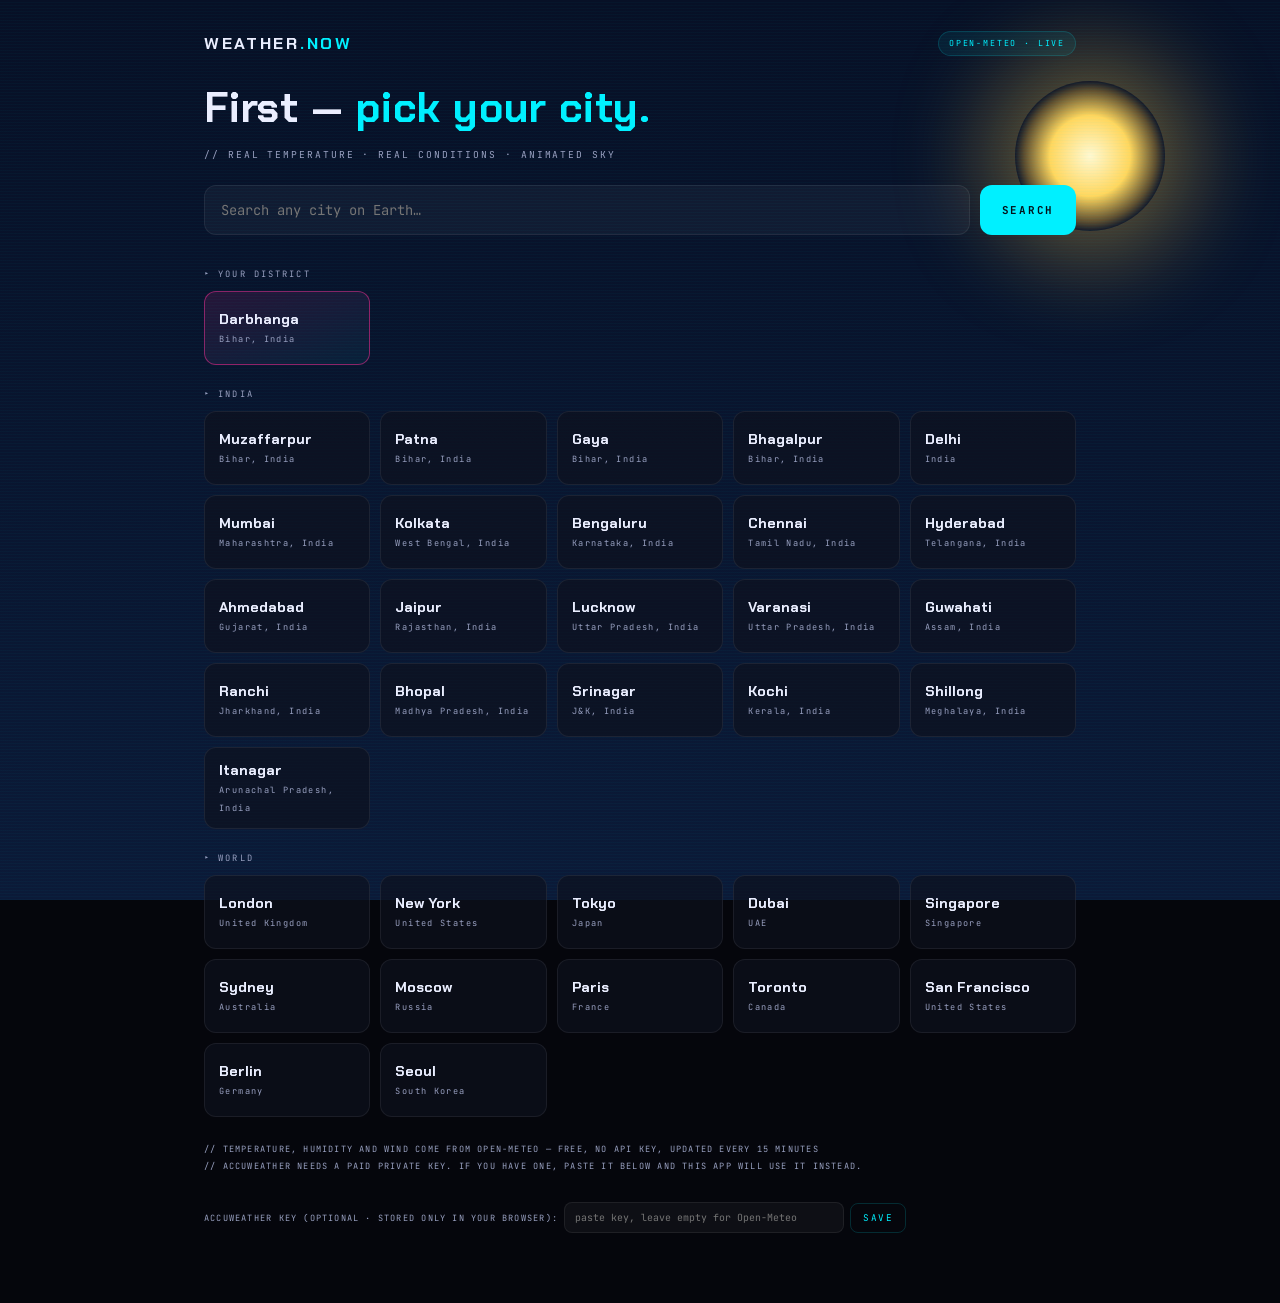
<file: weather/index.html>
<!DOCTYPE html>
<html lang="en">
<head>
<meta charset="utf-8">
<meta name="viewport" content="width=device-width, initial-scale=1">
<title>WEATHER NOW // pick your city</title>
<link rel="preconnect" href="https://fonts.googleapis.com">
<link rel="preconnect" href="https://fonts.gstatic.com" crossorigin>
<link href="https://fonts.googleapis.com/css2?family=Chakra+Petch:wght@400;600;700&family=JetBrains+Mono:wght@400;700&display=swap" rel="stylesheet">
<style>
  :root{
    --bg:#05060c; --surface:rgba(14,17,30,.66); --border:rgba(0,240,255,.16); --border-soft:rgba(255,255,255,.07);
    --text:#eaeeff; --dim:#98a0c0; --cyan:#00f0ff; --magenta:#ff2e97; --yellow:#fcee0a; --green:#3df5a0;
    --mono:'JetBrains Mono',ui-monospace,monospace; --display:'Chakra Petch',sans-serif;
  }
  *{box-sizing:border-box;margin:0;padding:0}
  html,body{height:100%}
  body{background:var(--bg);color:var(--text);font-family:var(--mono);overflow-x:hidden;line-height:1.6}
  .scene{position:fixed;inset:0;z-index:0;transition:background 1.2s ease;background:linear-gradient(180deg,#05060c,#0a0d1c)}
  #fx{position:fixed;inset:0;z-index:1;pointer-events:none}
  .scan{position:fixed;inset:0;z-index:2;pointer-events:none;background:repeating-linear-gradient(0deg,rgba(0,240,255,.026) 0 1px,transparent 1px 3px)}
  .wrap{position:relative;z-index:3;max-width:1000px;margin:0 auto;padding:30px 5vw 70px;min-height:100%}

  /* ---------- sky actors ---------- */
  .sun,.moon,.clouds,.flash{position:fixed;pointer-events:none;z-index:1}
  .sun{width:150px;height:150px;border-radius:50%;right:9vw;top:9vh;opacity:0;transition:opacity 1s;
    background:radial-gradient(circle,#fff8d0 0%,#ffd75e 38%,rgba(255,190,60,.35) 62%,transparent 72%);
    box-shadow:0 0 90px 30px rgba(255,205,80,.35);animation:sunPulse 5s ease-in-out infinite}
  .sun.on{opacity:1}
  @keyframes sunPulse{0%,100%{transform:scale(1)}50%{transform:scale(1.05)}}
  .moon{width:104px;height:104px;border-radius:50%;right:11vw;top:10vh;opacity:0;transition:opacity 1s;
    background:radial-gradient(circle at 38% 34%,#ffffff,#cdd8ff 45%,rgba(150,170,255,.25) 70%,transparent 78%);
    box-shadow:0 0 70px 22px rgba(160,190,255,.28)}
  .moon.on{opacity:1}
  .clouds{inset:0;opacity:0;transition:opacity 1s}
  .clouds.on{opacity:1}
  .clouds i{position:absolute;background:radial-gradient(circle,rgba(200,215,255,.5),transparent 70%);
    border-radius:50%;filter:blur(8px);animation:drift linear infinite}
  @keyframes drift{from{transform:translateX(-30vw)}to{transform:translateX(130vw)}}
  .flash{inset:0;background:rgba(255,255,255,.9);opacity:0}
  .flash.hit{animation:strike .5s ease-out}
  @keyframes strike{0%{opacity:.85}18%{opacity:0}30%{opacity:.6}100%{opacity:0}}

  /* ---------- picker ---------- */
  .head{display:flex;justify-content:space-between;align-items:center;gap:12px;flex-wrap:wrap;margin-bottom:8px}
  .logo{font-family:var(--display);font-weight:700;font-size:1.05rem;letter-spacing:.16em}
  .logo b{color:var(--cyan)}
  .badge{font-size:.52rem;letter-spacing:.22em;padding:5px 10px;border-radius:99px;border:1px solid var(--border);color:var(--cyan);background:rgba(0,240,255,.07)}
  .badge.live{color:#04121a;background:var(--green);border-color:var(--green)}
  .badge.off{color:var(--yellow);border-color:rgba(252,238,10,.4);background:rgba(252,238,10,.08)}

  #picker h1{font-family:var(--display);font-weight:700;font-size:clamp(1.7rem,5vw,2.6rem);letter-spacing:.02em;margin:18px 0 6px}
  #picker h1 em{font-style:normal;color:var(--cyan)}
  .sub{font-size:.6rem;letter-spacing:.2em;color:var(--dim);margin-bottom:22px}
  .search{display:flex;gap:10px;margin-bottom:8px}
  .search input{flex:1;background:rgba(255,255,255,.04);border:1px solid var(--border-soft);border-radius:12px;
    padding:15px 16px;color:var(--text);font-family:var(--mono);font-size:.86rem;outline:none}
  .search input:focus{border-color:var(--cyan);box-shadow:0 0 24px rgba(0,240,255,.18)}
  .search button{background:var(--cyan);color:#04121a;border:0;border-radius:12px;padding:0 22px;font-family:var(--mono);
    font-weight:700;font-size:.68rem;letter-spacing:.16em;cursor:pointer}
  .search button:hover{box-shadow:0 0 26px rgba(0,240,255,.5)}
  .sres{display:flex;flex-wrap:wrap;gap:8px;margin:10px 0 4px}
  .sres button{font-family:var(--mono);font-size:.6rem;letter-spacing:.14em;padding:8px 13px;border-radius:99px;cursor:pointer;
    border:1px solid var(--border);background:rgba(0,240,255,.07);color:var(--cyan)}
  .sres button:hover{background:rgba(0,240,255,.18);color:#fff}
  .grp{font-size:.55rem;letter-spacing:.24em;color:var(--dim);margin:22px 0 10px}
  .cities{display:grid;grid-template-columns:repeat(auto-fill,minmax(140px,1fr));gap:10px}
  .city{border:1px solid var(--border-soft);border-radius:12px;padding:13px 14px;background:var(--surface);cursor:pointer;
    text-align:left;color:var(--text);font-family:var(--mono);transition:all .2s;min-height:74px}
  .city:hover{border-color:var(--cyan);transform:translateY(-3px);box-shadow:0 14px 34px rgba(0,0,0,.45)}
  .city b{display:block;font-family:var(--display);font-size:.9rem;font-weight:700}
  .city span{font-size:.54rem;letter-spacing:.16em;color:var(--dim)}
  .city.home{border-color:rgba(255,46,151,.5);background:linear-gradient(160deg,rgba(255,46,151,.12),rgba(0,240,255,.06))}
  .note{font-size:.54rem;letter-spacing:.14em;color:var(--dim);margin-top:24px;line-height:2}

  /* ---------- weather view ---------- */
  #view{display:none}
  #view.on{display:block;animation:fade .5s ease}
  @keyframes fade{from{opacity:0;transform:translateY(10px)}to{opacity:1;transform:none}}
  .back{font-family:var(--mono);font-size:.58rem;letter-spacing:.18em;background:none;border:1px solid var(--border-soft);
    color:var(--dim);border-radius:99px;padding:8px 15px;cursor:pointer;margin-bottom:18px}
  .back:hover{color:var(--text);border-color:var(--border)}
  .hero{border:1px solid var(--border-soft);border-radius:20px;padding:26px;background:var(--surface);backdrop-filter:blur(12px);
    display:flex;flex-wrap:wrap;gap:22px;align-items:center;justify-content:space-between}
  .place{font-family:var(--display);font-weight:700;font-size:1.5rem;letter-spacing:.03em}
  .ploc{font-size:.56rem;letter-spacing:.2em;color:var(--dim);margin-top:4px}
  .temp{font-family:var(--display);font-weight:700;font-size:clamp(3.4rem,12vw,5.6rem);line-height:.9;
    color:#fff;text-shadow:0 0 34px rgba(0,240,255,.45)}
  .temp sup{font-size:.3em;vertical-align:super;color:var(--cyan)}
  .cond{font-size:.8rem;letter-spacing:.2em;color:var(--cyan);margin-top:8px}
  .feels{font-size:.58rem;letter-spacing:.16em;color:var(--dim);margin-top:4px}
  .chips{display:grid;grid-template-columns:repeat(auto-fit,minmax(130px,1fr));gap:10px;margin-top:16px}
  .chip{border:1px solid var(--border-soft);border-radius:12px;padding:12px 14px;background:var(--surface)}
  .chip .k{font-size:.5rem;letter-spacing:.2em;color:var(--dim)}
  .chip .v{font-family:var(--display);font-weight:700;font-size:1.15rem;margin-top:3px}
  .strip{display:flex;gap:10px;overflow-x:auto;padding:4px 0 10px;margin-top:14px}
  .hour{flex:0 0 auto;width:74px;text-align:center;border:1px solid var(--border-soft);border-radius:12px;padding:11px 6px;background:var(--surface)}
  .hour .h{font-size:.5rem;letter-spacing:.14em;color:var(--dim)}
  .hour .t{font-family:var(--display);font-weight:700;font-size:1rem;margin-top:5px}
  .hour .ic{font-size:1.1rem;margin-top:3px}
  .days{display:grid;grid-template-columns:repeat(auto-fit,minmax(120px,1fr));gap:10px;margin-top:12px}
  .day{border:1px solid var(--border-soft);border-radius:12px;padding:13px;background:var(--surface);text-align:center}
  .day .d{font-size:.54rem;letter-spacing:.18em;color:var(--dim)}
  .day .t{font-family:var(--display);font-weight:700;font-size:1.1rem;margin:6px 0 2px}
  .day .r{font-size:.56rem;color:var(--dim)}
  h2.sec{font-family:var(--display);font-weight:700;font-size:1.05rem;letter-spacing:.08em;margin:30px 0 6px;
    display:flex;align-items:center;gap:12px}
  h2.sec::after{content:"";flex:1;height:1px;background:linear-gradient(90deg,var(--border),transparent)}
  .err{border:1px solid rgba(255,46,151,.4);background:rgba(255,46,151,.08);color:#ffc0dc;border-radius:12px;
    padding:14px 16px;font-size:.68rem;letter-spacing:.06em;margin-top:14px}
  .settings{font-size:.54rem;letter-spacing:.14em;color:var(--dim);margin-top:26px;line-height:2}
  .settings input{background:rgba(255,255,255,.04);border:1px solid var(--border-soft);border-radius:8px;padding:8px 10px;
    color:var(--text);font-family:var(--mono);font-size:.62rem;width:min(280px,60vw);outline:none}
  @media(prefers-reduced-motion:reduce){*{animation:none!important}}
</style>
</head>
<body>
<div class="scene" id="scene"></div>
<div class="sun" id="sun"></div>
<div class="moon" id="moon"></div>
<div class="clouds" id="clouds"></div>
<canvas id="fx"></canvas>
<div class="flash" id="flash"></div>
<div class="scan"></div>

<div class="wrap">
  <div class="head">
    <span class="logo">WEATHER<b>.NOW</b></span>
    <span class="badge" id="srcBadge">OPEN-METEO · LIVE</span>
  </div>

  <!-- ============ STEP 1: PICK A CITY ============ -->
  <section id="picker">
    <h1>First — <em>pick your city.</em></h1>
    <div class="sub">// REAL TEMPERATURE · REAL CONDITIONS · ANIMATED SKY</div>

    <div class="search">
      <input id="q" type="text" placeholder="Search any city on Earth…" autocomplete="off" spellcheck="false">
      <button id="go">SEARCH</button>
    </div>
    <div class="sres" id="sres"></div>

    <div class="grp">▸ YOUR DISTRICT</div>
    <div class="cities" id="home"></div>

    <div class="grp">▸ INDIA</div>
    <div class="cities" id="india"></div>

    <div class="grp">▸ WORLD</div>
    <div class="cities" id="world"></div>

    <div class="note">
      // TEMPERATURE, HUMIDITY AND WIND COME FROM OPEN-METEO — FREE, NO API KEY, UPDATED EVERY 15 MINUTES<br>
      // ACCUWEATHER NEEDS A PAID PRIVATE KEY. IF YOU HAVE ONE, PASTE IT BELOW AND THIS APP WILL USE IT INSTEAD.
    </div>
    <div class="settings">
      ACCUWEATHER KEY (OPTIONAL · STORED ONLY IN YOUR BROWSER):
      <input id="awKey" type="password" placeholder="paste key, leave empty for Open-Meteo">
      <button id="awSave" style="background:none;border:1px solid var(--border);color:var(--cyan);border-radius:8px;padding:8px 12px;font-family:var(--mono);font-size:.58rem;letter-spacing:.16em;cursor:pointer">SAVE</button>
    </div>
  </section>

  <!-- ============ STEP 2: THE WEATHER ============ -->
  <section id="view">
    <button class="back" id="back">▸ PICK ANOTHER CITY</button>
    <div class="hero">
      <div>
        <div class="place" id="vPlace">—</div>
        <div class="ploc" id="vLoc">—</div>
        <div class="cond" id="vCond">—</div>
        <div class="feels" id="vFeels">—</div>
      </div>
      <div style="text-align:right">
        <div class="temp" id="vTemp">--<sup>°C</sup></div>
        <div class="feels" id="vTime">—</div>
      </div>
    </div>

    <div class="chips">
      <div class="chip"><div class="k">FEELS LIKE</div><div class="v" id="cFeels">—</div></div>
      <div class="chip"><div class="k">HUMIDITY</div><div class="v" id="cHum">—</div></div>
      <div class="chip"><div class="k">WIND</div><div class="v" id="cWind">—</div></div>
      <div class="chip"><div class="k">RAIN CHANCE</div><div class="v" id="cRain">—</div></div>
      <div class="chip"><div class="k">DAY / NIGHT</div><div class="v" id="cDay">—</div></div>
    </div>

    <h2 class="sec">▸ NEXT 24 HOURS</h2>
    <div class="strip" id="hours"></div>

    <h2 class="sec">▸ NEXT 7 DAYS</h2>
    <div class="days" id="days"></div>

    <div class="note" id="dataNote">// SOURCE: OPEN-METEO</div>
  </section>
</div>

<script>
/* ============================================================
   CITY DATABASE (built in, so the app works even with no network)
   ============================================================ */
var CITIES = [
  {n:'Darbhanga', r:'Bihar, India', la:26.152, lo:85.897, home:true},
  {n:'Muzaffarpur', r:'Bihar, India', la:26.120, lo:85.364},
  {n:'Patna', r:'Bihar, India', la:25.594, lo:85.137},
  {n:'Gaya', r:'Bihar, India', la:24.796, lo:85.000},
  {n:'Bhagalpur', r:'Bihar, India', la:25.242, lo:86.984},
  {n:'Delhi', r:'India', la:28.614, lo:77.209},
  {n:'Mumbai', r:'Maharashtra, India', la:19.076, lo:72.877},
  {n:'Kolkata', r:'West Bengal, India', la:22.573, lo:88.364},
  {n:'Bengaluru', r:'Karnataka, India', la:12.972, lo:77.594},
  {n:'Chennai', r:'Tamil Nadu, India', la:13.083, lo:80.270},
  {n:'Hyderabad', r:'Telangana, India', la:17.385, lo:78.487},
  {n:'Ahmedabad', r:'Gujarat, India', la:23.023, lo:72.571},
  {n:'Jaipur', r:'Rajasthan, India', la:26.912, lo:75.787},
  {n:'Lucknow', r:'Uttar Pradesh, India', la:26.847, lo:80.947},
  {n:'Varanasi', r:'Uttar Pradesh, India', la:25.318, lo:83.012},
  {n:'Guwahati', r:'Assam, India', la:26.144, lo:91.736},
  {n:'Ranchi', r:'Jharkhand, India', la:23.344, lo:85.310},
  {n:'Bhopal', r:'Madhya Pradesh, India', la:23.259, lo:77.413},
  {n:'Srinagar', r:'J&K, India', la:34.084, lo:74.797},
  {n:'Kochi', r:'Kerala, India', la:9.931, lo:76.267},
  {n:'Shillong', r:'Meghalaya, India', la:25.579, lo:91.893},
  {n:'Itanagar', r:'Arunachal Pradesh, India', la:27.084, lo:93.605},
  {n:'London', r:'United Kingdom', la:51.507, lo:-0.128},
  {n:'New York', r:'United States', la:40.713, lo:-74.006},
  {n:'Tokyo', r:'Japan', la:35.676, lo:139.650},
  {n:'Dubai', r:'UAE', la:25.204, lo:55.271},
  {n:'Singapore', r:'Singapore', la:1.352, lo:103.820},
  {n:'Sydney', r:'Australia', la:-33.869, lo:151.209},
  {n:'Moscow', r:'Russia', la:55.756, lo:37.617},
  {n:'Paris', r:'France', la:48.857, lo:2.352},
  {n:'Toronto', r:'Canada', la:43.653, lo:-79.383},
  {n:'San Francisco', r:'United States', la:37.775, lo:-122.419},
  {n:'Berlin', r:'Germany', la:52.520, lo:13.405},
  {n:'Seoul', r:'South Korea', la:37.566, lo:126.978}
];

/* ============================================================
   WMO weather code -> condition + animation type
   ============================================================ */
function decode(code){
  var c = Number(code);
  if(c === 0) return {t:'CLEAR SKY', fx:'clear'};
  if(c === 1) return {t:'MAINLY CLEAR', fx:'clear'};
  if(c === 2) return {t:'PARTLY CLOUDY', fx:'cloud'};
  if(c === 3) return {t:'OVERCAST', fx:'cloud'};
  if(c === 45 || c === 48) return {t:'FOG', fx:'fog'};
  if(c >= 51 && c <= 57) return {t:'DRIZZLE', fx:'rain'};
  if(c >= 61 && c <= 67) return {t:'RAIN', fx:'rain'};
  if(c >= 71 && c <= 77) return {t:'SNOW', fx:'snow'};
  if(c >= 80 && c <= 82) return {t:'RAIN SHOWERS', fx:'rain'};
  if(c === 85 || c === 86) return {t:'SNOW SHOWERS', fx:'snow'};
  if(c >= 95) return {t:'THUNDERSTORM', fx:'storm'};
  return {t:'—', fx:'clear'};
}
var ICON = {clear:'\u2600', cloud:'\u2601', fog:'\u2591', rain:'\u2614', snow:'\u2744', storm:'\u26A1'};

/* ============================================================
   starfield + weather particle canvas
   ============================================================ */
var cv = document.getElementById('fx'), cx = cv.getContext('2d');
var W = 0, H = 0, stars = [], parts = [];
function fit(){
  W = cv.width = window.innerWidth; H = cv.height = window.innerHeight;
  stars = [];
  for(var i = 0; i < 150; i++) stars.push({x:Math.random()*W, y:Math.random()*H, r:.4+Math.random()*1.2, a:.2+Math.random()*.7});
}
fit(); window.addEventListener('resize', fit);
var FX = 'clear';
function loop(){
  cx.clearRect(0,0,W,H);
  var night = document.body.classList.contains('night');
  if(night){
    for(var i=0;i<stars.length;i++){
      cx.fillStyle = 'rgba(255,255,255,' + stars[i].a + ')';
      cx.beginPath(); cx.arc(stars[i].x, stars[i].y, stars[i].r, 0, 6.28); cx.fill();
    }
  }
  if(FX === 'rain' || FX === 'storm'){
    for(var p=0;p<parts.length;p++){
      var d = parts[p];
      d.y += d.v; d.x += d.vx;
      if(d.y > H){ d.y = -20; d.x = Math.random()*W; }
      cx.strokeStyle = 'rgba(150,200,255,.55)';
      cx.lineWidth = 1.2;
      cx.beginPath(); cx.moveTo(d.x, d.y); cx.lineTo(d.x + d.vx*2, d.y + 14); cx.stroke();
    }
    if(FX === 'storm' && Math.random() < .012) strike();
  } else if(FX === 'snow'){
    for(var s=0;s<parts.length;s++){
      var q = parts[s];
      q.y += q.v; q.x += Math.sin((performance.now()+q.ph)/900) * .6;
      if(q.y > H){ q.y = -10; q.x = Math.random()*W; }
      cx.fillStyle = 'rgba(255,255,255,.85)';
      cx.beginPath(); cx.arc(q.x, q.y, q.r, 0, 6.28); cx.fill();
    }
  }
  requestAnimationFrame(loop);
}
function setFx(kind){
  FX = kind;
  parts = [];
  if(kind === 'rain' || kind === 'storm'){
    for(var i=0;i<190;i++) parts.push({x:Math.random()*W, y:Math.random()*H, v:7+Math.random()*9, vx:-1.2-Math.random()});
  } else if(kind === 'snow'){
    for(var j=0;j<140;j++) parts.push({x:Math.random()*W, y:Math.random()*H, v:.7+Math.random()*1.5, r:1+Math.random()*2, ph:Math.random()*1000});
  }
  // clouds
  var cl = document.getElementById('clouds');
  cl.innerHTML = '';
  var wantClouds = (kind === 'cloud' || kind === 'rain' || kind === 'storm' || kind === 'fog');
  cl.classList.toggle('on', wantClouds);
  if(wantClouds){
    for(var k=0;k<6;k++){
      var el = document.createElement('i');
      var w2 = 180 + Math.random()*260;
      el.style.width = w2 + 'px'; el.style.height = (w2*.42) + 'px';
      el.style.top = (4 + Math.random()*34) + 'vh';
      el.style.animationDuration = (26 + Math.random()*34) + 's';
      el.style.animationDelay = (-Math.random()*30) + 's';
      cl.appendChild(el);
    }
  }
  document.getElementById('sun').classList.toggle('on', kind === 'clear' && !document.body.classList.contains('night'));
  document.getElementById('moon').classList.toggle('on', document.body.classList.contains('night'));
  var bg = {
    clear:'linear-gradient(180deg,#071026,#0b1a38)',
    cloud:'linear-gradient(180deg,#0a0f1e,#141b2e)',
    fog:'linear-gradient(180deg,#0c1020,#1a1f2e)',
    rain:'linear-gradient(180deg,#050a16,#0e1526)',
    storm:'linear-gradient(180deg,#04060f,#0b0f1e)',
    snow:'linear-gradient(180deg,#0a1226,#16203a)'
  }[kind] || 'linear-gradient(180deg,#05060c,#0a0d1c)';
  document.getElementById('scene').style.background = bg;
}
function strike(){
  var f = document.getElementById('flash');
  f.classList.remove('hit'); void f.offsetWidth; f.classList.add('hit');
}
loop();

/* ============================================================
   city picker
   ============================================================ */
function cityBtn(c, home){
  var b = document.createElement('button');
  b.className = 'city' + (home ? ' home' : '');
  b.innerHTML = '<b>' + c.n + '</b><span>' + c.r + '</span>';
  b.addEventListener('click', function(){ load(c); });
  return b;
}
(function renderCities(){
  var home = document.getElementById('home'), india = document.getElementById('india'), world = document.getElementById('world');
  CITIES.filter(function(c){ return c.home; }).forEach(function(c){ home.appendChild(cityBtn(c, true)); });
  CITIES.filter(function(c){ return !c.home && c.r.indexOf('India') > -1; }).forEach(function(c){ india.appendChild(cityBtn(c)); });
  CITIES.filter(function(c){ return c.r.indexOf('India') === -1; }).forEach(function(c){ world.appendChild(cityBtn(c)); });
})();

/* live search (Open-Meteo geocoding) with a graceful message */
function search(){
  var q = document.getElementById('q').value.trim();
  var box = document.getElementById('sres');
  if(q.length < 2) return;
  box.innerHTML = '<span class="badge">SEARCHING…</span>';
  fetch('https://geocoding-api.open-meteo.com/v1/search?count=8&language=en&format=json&name=' + encodeURIComponent(q))
    .then(function(r){ return r.json(); })
    .then(function(d){
      box.innerHTML = '';
      var res = (d && d.results) || [];
      if(!res.length){ box.innerHTML = '<span class="badge off">NO MATCH — TRY THE LIST BELOW</span>'; return; }
      res.forEach(function(r){
        var b = document.createElement('button');
        var region = [r.admin1, r.country].filter(Boolean).join(', ');
        b.textContent = r.name + (region ? ' · ' + region : '');
        b.addEventListener('click', function(){
          load({n:r.name, r:region || 'Earth', la:r.latitude, lo:r.longitude});
        });
        box.appendChild(b);
      });
    })
    .catch(function(){ box.innerHTML = '<span class="badge off">LIVE SEARCH UNAVAILABLE — PICK FROM THE LIST</span>'; });
}
document.getElementById('go').addEventListener('click', search);
document.getElementById('q').addEventListener('keydown', function(e){ if(e.key === 'Enter') search(); });

/* ============================================================
   weather fetch
   ============================================================ */
var AW_KEY = '';
try{ AW_KEY = localStorage.getItem('awKey') || ''; }catch(e){}
var awInput = document.getElementById('awKey');
if(AW_KEY) awInput.value = '••••••••';
document.getElementById('awSave').addEventListener('click', function(){
  var v = awInput.value.trim();
  if(v.indexOf('\u2022') === 0) return;
  try{ localStorage.setItem('awKey', v); }catch(e){}
  AW_KEY = v;
  document.getElementById('srcBadge').textContent = v ? 'ACCUWEATHER · KEY SET' : 'OPEN-METEO · LIVE';
});

function setBadge(kind, txt){
  var b = document.getElementById('srcBadge');
  b.className = 'badge' + (kind === 'live' ? ' live' : kind === 'off' ? ' off' : '');
  b.textContent = txt;
}
function show(id){ document.getElementById(id).classList.add('on'); }
function hide(id){ document.getElementById(id).classList.remove('on'); }

function load(city){
  hide('picker'); show('view');
  document.getElementById('vPlace').textContent = city.n;
  document.getElementById('vLoc').textContent = (city.r || '') + ' · ' + city.la.toFixed(2) + ', ' + city.lo.toFixed(2);
  document.getElementById('vCond').textContent = 'LOADING…';
  document.getElementById('dataNote').textContent = '// FETCHING LIVE DATA…';

  if(AW_KEY){
    accu(city, function(ok){ if(!ok) openMeteo(city, true); });
  } else {
    openMeteo(city, false);
  }
}

/* --- Open-Meteo (free, no key) --- */
function openMeteo(city, fellBack){
  var url = 'https://api.open-meteo.com/v1/forecast?latitude=' + city.la + '&longitude=' + city.lo +
    '&current=temperature_2m,relative_humidity_2m,apparent_temperature,weather_code,wind_speed_10m,is_day,precipitation_probability' +
    '&hourly=temperature_2m,weather_code,precipitation_probability' +
    '&daily=weather_code,temperature_2m_max,temperature_2m_min,precipitation_probability_max' +
    '&timezone=auto&forecast_days=7';
  fetch(url)
    .then(function(r){ if(!r.ok) throw new Error('HTTP ' + r.status); return r.json(); })
    .then(function(d){
      var cur = d.current || {};
      var info = decode(cur.weather_code);
      paint({
        temp: cur.temperature_2m, feels: cur.apparent_temperature, hum: cur.relative_humidity_2m,
        wind: cur.wind_speed_10m, code: cur.weather_code, isDay: cur.is_day === 1,
        rain: cur.precipitation_probability, time: cur.time, city: city,
        hourly: d.hourly, daily: d.daily
      });
      setBadge('live', 'OPEN-METEO · LIVE');
      document.getElementById('dataNote').textContent =
        '// SOURCE: OPEN-METEO (FREE, NO KEY) · UPDATED ' + (cur.time || '').replace('T', ' ') + ' LOCAL TIME' +
        (fellBack ? ' · ACCUWEATHER KEY WAS REJECTED, SO THIS IS THE FALLBACK' : '');
    })
    .catch(function(){
      setBadge('off', 'NO DATA');
      document.getElementById('vCond').textContent = 'NETWORK BLOCKED';
      document.getElementById('dataNote').textContent = '// COULD NOT REACH THE WEATHER SERVICE — CHECK YOUR CONNECTION OR ADBLOCKER';
    });
}

/* --- AccuWeather (only if he pastes his own key) --- */
function accu(city, cb){
  var base = 'https://dataservice.accuweather.com';
  fetch(base + '/locations/v1/cities/search?apikey=' + encodeURIComponent(AW_KEY) + '&q=' + encodeURIComponent(city.n))
    .then(function(r){ if(!r.ok) throw new Error('aw'); return r.json(); })
    .then(function(list){
      if(!list || !list.length) throw new Error('aw');
      var key = list[0].Key;
      return fetch(base + '/currentconditions/v1/' + key + '?apikey=' + encodeURIComponent(AW_KEY) + '&details=true')
        .then(function(r){ if(!r.ok) throw new Error('aw'); return r.json(); })
        .then(function(cc){
          if(!cc || !cc.length) throw new Error('aw');
          var c = cc[0];
          var t = c.Temperature.Metric.Value;
          paint({
            temp: t, feels: c.RealFeelTemperature ? c.RealFeelTemperature.Metric.Value : t,
            hum: c.RelativeHumidity, wind: c.Wind.Speed.Metric.Value,
            code: c.WeatherIcon <= 4 ? 0 : (c.HasPrecipitation ? 61 : 2),
            isDay: c.IsDayTime, rain: null, time: c.LocalObservationDateTime, city: city,
            hourly: null, daily: null
          });
          setBadge('live', 'ACCUWEATHER · LIVE');
          document.getElementById('dataNote').textContent = '// SOURCE: ACCUWEATHER (YOUR OWN KEY) · OBSERVED ' +
            (c.LocalObservationDateTime || '').replace('T', ' ');
          cb(true);
        });
    })
    .catch(function(){ cb(false); });
}

/* ============================================================
   paint the weather view
   ============================================================ */
function paint(d){
  var info = decode(d.code);
  document.body.classList.toggle('night', !d.isDay);
  setFx(info.fx);
  document.getElementById('sun').classList.toggle('on', info.fx === 'clear' && d.isDay);
  document.getElementById('moon').classList.toggle('on', !d.isDay);

  document.getElementById('vTemp').innerHTML = Math.round(d.temp) + '<sup>°C</sup>';
  document.getElementById('vCond').textContent = ICON[info.fx] + '  ' + info.t;
  document.getElementById('vFeels').textContent = d.feels != null ? 'FEELS LIKE ' + Math.round(d.feels) + '°C' : '';
  document.getElementById('vTime').textContent = d.time ? String(d.time).replace('T', ' ') : '';
  document.getElementById('cFeels').textContent = d.feels != null ? Math.round(d.feels) + '°' : '—';
  document.getElementById('cHum').textContent = d.hum != null ? d.hum + '%' : '—';
  document.getElementById('cWind').textContent = d.wind != null ? Math.round(d.wind) + ' km/h' : '—';
  document.getElementById('cRain').textContent = d.rain != null ? d.rain + '%' : '—';
  document.getElementById('cDay').textContent = d.isDay ? 'DAY' : 'NIGHT';

  // hourly strip (next 24h from now)
  var hb = document.getElementById('hours'); hb.innerHTML = '';
  if(d.hourly && d.hourly.time){
    var nowIso = d.time ? String(d.time).slice(0, 13) : String(d.hourly.time[0]).slice(0, 13);
    var start = 0;
    for(var i = 0; i < d.hourly.time.length; i++){
      if(String(d.hourly.time[i]).slice(0, 13) >= nowIso){ start = i; break; }
    }
    for(var k = start; k < Math.min(start + 24, d.hourly.time.length); k++){
      var hi = decode(d.hourly.weather_code[k]);
      var el = document.createElement('div');
      el.className = 'hour';
      el.innerHTML = '<div class="h">' + String(d.hourly.time[k]).slice(11, 16) + '</div>' +
        '<div class="ic">' + ICON[hi.fx] + '</div>' +
        '<div class="t">' + Math.round(d.hourly.temperature_2m[k]) + '°</div>' +
        '<div class="h">' + (d.hourly.precipitation_probability ? d.hourly.precipitation_probability[k] + '%' : '') + '</div>';
      hb.appendChild(el);
    }
  } else {
    hb.innerHTML = '<div class="hour"><div class="h">—</div></div>';
  }

  // 7-day strip
  var db = document.getElementById('days'); db.innerHTML = '';
  if(d.daily && d.daily.time){
    for(var j = 0; j < d.daily.time.length; j++){
      var di = decode(d.daily.weather_code[j]);
      var dt = new Date(d.daily.time[j]);
      var el2 = document.createElement('div');
      el2.className = 'day';
      el2.innerHTML = '<div class="d">' + dt.toLocaleDateString('en-IN', {weekday:'short'}).toUpperCase() + '</div>' +
        '<div class="ic" style="font-size:1.3rem">' + ICON[di.fx] + '</div>' +
        '<div class="t">' + Math.round(d.daily.temperature_2m_max[j]) + '° / ' + Math.round(d.daily.temperature_2m_min[j]) + '°</div>' +
        '<div class="r">' + (d.daily.precipitation_probability_max ? d.daily.precipitation_probability_max[j] + '% rain' : '') + '</div>';
      db.appendChild(el2);
    }
  } else {
    db.innerHTML = '<div class="day"><div class="d">7-DAY FORECAST NEEDS OPEN-METEO</div></div>';
  }
}

document.getElementById('back').addEventListener('click', function(){
  hide('view'); show('picker');
  setFx('clear'); document.body.classList.remove('night');
});
setFx('clear');
</script>
</body>
</html>
</file>
<file: game/game.css>
/* ==================== VOXEL TOWER DEFENCE — STYLES ==================== */

:root {
  --bg: #0b1522;
  --panel: #14243a;
  --panel-2: #1b2f4a;
  --line: rgba(255, 255, 255, 0.10);
  --ink: #eaf2fb;
  --dim: #93a6bd;
  --accent: #6ff5c8;
  --coral: #ff5a3c;
}

* {
  box-sizing: border-box;
}

html, body {
  margin: 0;
  height: 100%;
}

body {
  background: radial-gradient(120% 80% at 50% 0%, #172a44 0%, var(--bg) 62%);
  color: var(--ink);
  font-family: "Plus Jakarta Sans", system-ui, -apple-system, sans-serif;
  display: flex;
  flex-direction: column;
  min-height: 100%;
  overflow: hidden;
  touch-action: manipulation;
  padding: env(safe-area-inset-top, 0px) env(safe-area-inset-right, 0px) env(safe-area-inset-bottom, 0px) env(safe-area-inset-left, 0px);
}

/* ---------- top bar ---------- */

.topbar {
  display: flex;
  align-items: center;
  gap: 12px;
  padding: 12px 16px;
  flex-wrap: wrap;
}

.back {
  display: inline-flex;
  align-items: center;
  gap: 7px;
  padding: 8px 14px;
  border-radius: 999px;
  border: 1px solid var(--line);
  background: rgba(255, 255, 255, 0.05);
  color: var(--ink);
  text-decoration: none;
  font-size: 13px;
  font-weight: 600;
  transition: border-color 0.2s, color 0.2s;
}

.back:hover {
  border-color: var(--accent);
  color: var(--accent);
}

.back svg {
  width: 15px;
  height: 15px;
}

.title {
  font-size: 15px;
  font-weight: 700;
  letter-spacing: -0.01em;
  margin-right: auto;
}

.title span {
  color: var(--dim);
  font-weight: 500;
}

.stats {
  display: flex;
  gap: 8px;
  flex-wrap: wrap;
}

.stat {
  display: flex;
  align-items: center;
  gap: 6px;
  padding: 7px 12px;
  border-radius: 10px;
  border: 1px solid var(--line);
  background: rgba(255, 255, 255, 0.04);
  font-size: 12.5px;
}

.stat b {
  font-variant-numeric: tabular-nums;
  font-size: 14px;
}

.stat i {
  font-style: normal;
  color: var(--dim);
  font-size: 11px;
  text-transform: uppercase;
  letter-spacing: 0.08em;
}

.stat.gold b {
  color: #ffc247;
}

.stat.lives b {
  color: #63d67a;
}

.stat.score b {
  color: var(--accent);
}

/* ---------- stage ---------- */

.stage {
  position: relative;
  flex: 1;
  min-height: 240px;
  margin: 0 12px;
  border-radius: 18px;
  overflow: hidden;
  border: 1px solid var(--line);
  background: #0b1522;
}

#gameCanvas {
  display: block;
  width: 100%;
  height: 100%;
  touch-action: none;
  cursor: crosshair;
}

.toast {
  position: absolute;
  left: 50%;
  top: 14px;
  transform: translateX(-50%) translateY(-12px);
  padding: 9px 16px;
  border-radius: 999px;
  background: rgba(11, 21, 34, 0.92);
  border: 1px solid var(--line);
  color: var(--ink);
  font-size: 13px;
  font-weight: 600;
  opacity: 0;
  pointer-events: none;
  transition: opacity 0.25s, transform 0.25s;
  white-space: nowrap;
}

.toast.show {
  opacity: 1;
  transform: translateX(-50%) translateY(0);
}

.overlay {
  position: absolute;
  inset: 0;
  display: grid;
  place-items: center;
  padding: 20px;
  background: rgba(7, 13, 22, 0.82);
  backdrop-filter: blur(6px);
  opacity: 0;
  visibility: hidden;
  transition: opacity 0.3s, visibility 0.3s;
}

.overlay.show {
  opacity: 1;
  visibility: visible;
}

.ov-card {
  max-width: 420px;
  text-align: center;
  padding: 30px 28px;
  border-radius: 20px;
  background: var(--panel);
  border: 1px solid var(--line);
  box-shadow: 0 30px 70px rgba(0, 0, 0, 0.45);
}

.ov-card h2 {
  margin: 0;
  font-size: 24px;
  letter-spacing: -0.02em;
}

.ov-card p {
  margin: 12px 0 0;
  color: var(--dim);
  font-size: 14.5px;
  line-height: 1.6;
}

.ov-go {
  margin-top: 22px;
  padding: 14px 30px;
  border-radius: 999px;
  border: 0;
  background: var(--accent);
  color: #06210f;
  font-family: inherit;
  font-size: 15px;
  font-weight: 700;
  cursor: pointer;
  transition: transform 0.2s, background 0.2s;
}

.ov-go:hover {
  transform: translateY(-2px);
  background: #9bffdd;
}

.ov-hint {
  font-size: 12.5px !important;
  color: #6d7f94 !important;
}

/* ---------- bottom tray ---------- */

.tray {
  display: flex;
  align-items: center;
  gap: 10px;
  padding: 12px 16px 16px;
  flex-wrap: wrap;
}

.tray .spacer {
  flex: 1;
}

.turret {
  display: flex;
  align-items: center;
  gap: 9px;
  padding: 10px 15px;
  border-radius: 12px;
  border: 1px solid var(--line);
  background: rgba(255, 255, 255, 0.04);
  color: var(--ink);
  font-family: inherit;
  font-size: 13.5px;
  font-weight: 600;
  cursor: pointer;
  transition: border-color 0.2s, background 0.2s;
}

.turret:hover {
  border-color: rgba(255, 255, 255, 0.28);
}

.turret.on {
  border-color: var(--accent);
  background: rgba(111, 245, 200, 0.14);
}

.swatch {
  width: 14px;
  height: 14px;
  border-radius: 4px;
  background: var(--coral);
}

.turret[data-turret="frost"] .swatch {
  background: #7fe4f0;
}

.turret em {
  font-style: normal;
  color: #ffc247;
  font-variant-numeric: tabular-nums;
}

.go {
  padding: 12px 22px;
  border-radius: 12px;
  border: 0;
  background: var(--coral);
  color: #fff;
  font-family: inherit;
  font-size: 14px;
  font-weight: 700;
  cursor: pointer;
  transition: transform 0.2s, filter 0.2s;
}

.go:hover:not(:disabled) {
  transform: translateY(-2px);
  filter: brightness(1.08);
}

.go:disabled {
  opacity: 0.55;
  cursor: default;
}

.ghost {
  padding: 10px 15px;
  border-radius: 12px;
  border: 1px solid var(--line);
  background: rgba(255, 255, 255, 0.04);
  color: var(--dim);
  font-family: inherit;
  font-size: 13px;
  font-weight: 600;
  cursor: pointer;
}

.ghost.on {
  border-color: var(--accent);
  color: var(--accent);
}

@media (max-width: 720px) {
  .title span {
    display: none;
  }

  .stat {
    padding: 6px 9px;
    font-size: 11.5px;
  }

  .stat i {
    display: none;
  }

  .tray {
    gap: 8px;
  }

  .turret, .go, .ghost {
    flex: 1;
    justify-content: center;
    font-size: 12.5px;
    padding: 11px 10px;
  }

  .tray .spacer {
    display: none;
  }
}
</file>
